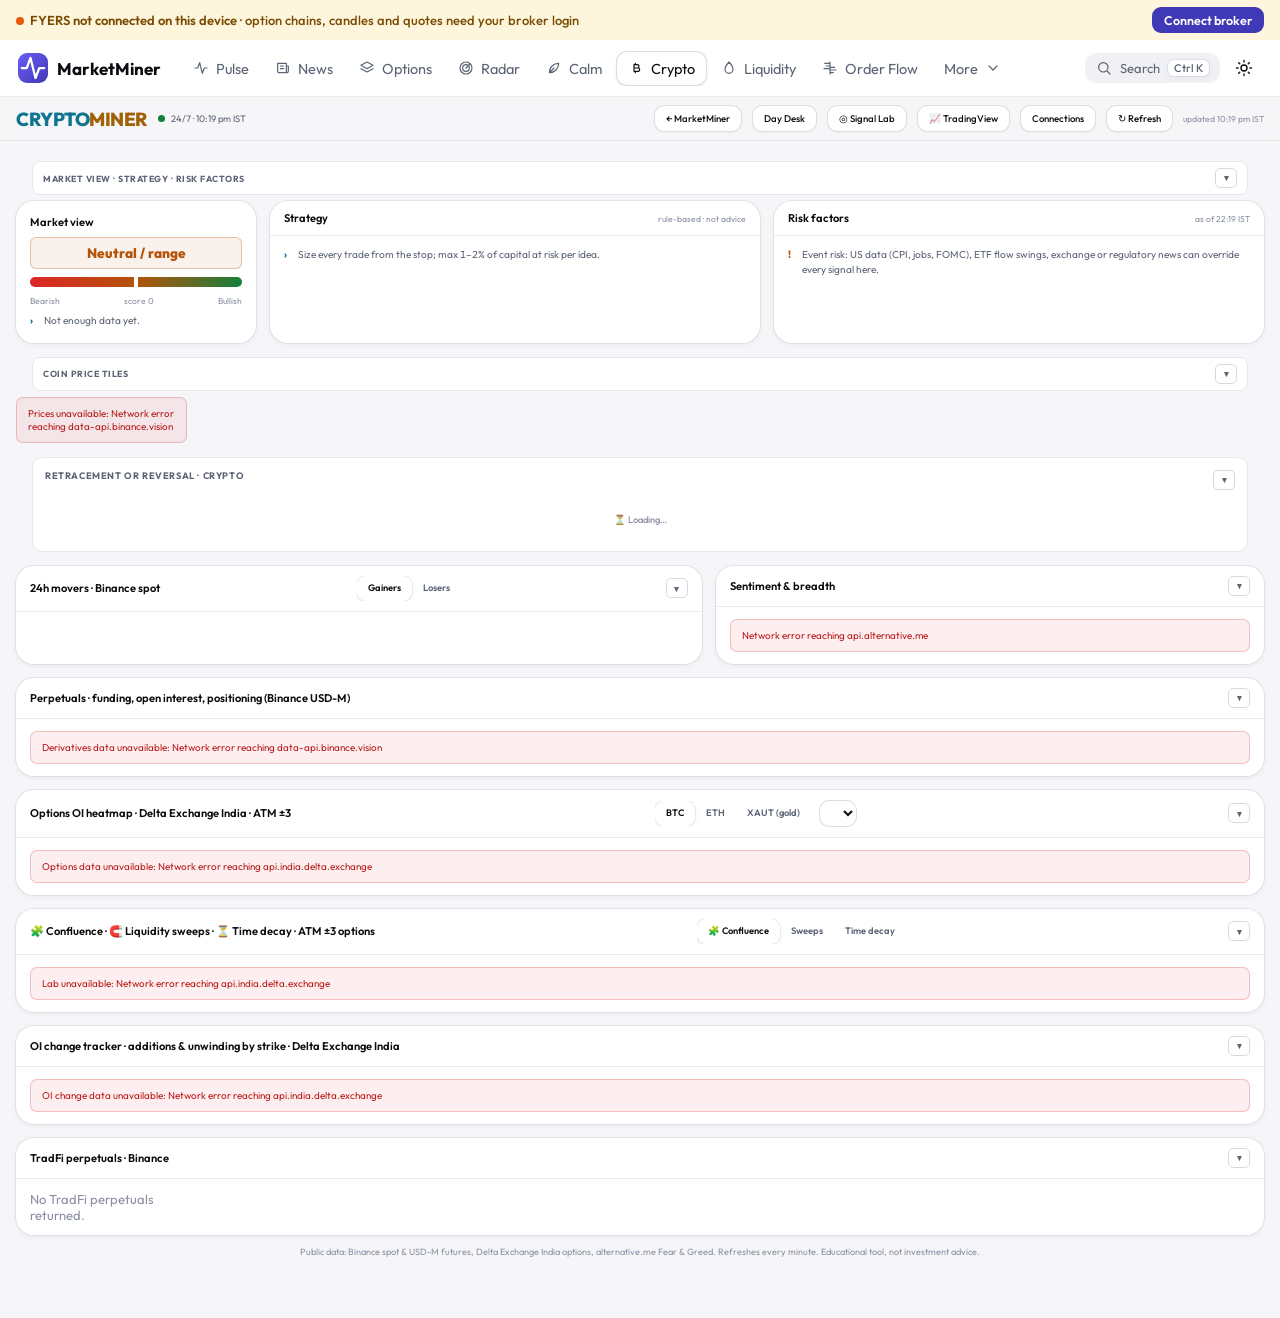
<file: crypto.html>
<!doctype html>
<html lang="en">
<head>
<meta charset="utf-8">
<script src="js/engine.js?v=2026.11.10b"></script>
<script src="js/mmshell.js?v=2026.11.12"></script>
<script src="js/angel.js?v=2026.11.10b"></script>
<script src="js/desk.js?v=2026.11.10b"></script>
<script src="js/lab.js?v=2026.11.10b"></script>
<meta name="viewport" content="width=device-width,initial-scale=1,viewport-fit=cover">
<meta name="theme-color" content="#06080f">
<title>MarketMiner · Crypto</title>
<link rel="manifest" href="manifest.webmanifest">
<link rel="apple-touch-icon" href="icons/apple-touch-icon.png">
<link href="https://fonts.googleapis.com/css2?family=JetBrains+Mono:wght@400;500;600;700;800&family=Inter:wght@400;500;600;700&display=swap" rel="stylesheet">
<style>
:root{color-scheme:dark;--bg0:#06080f;--bg1:#0d1117;--bg2:#131a27;--bg3:#182030;--bdr:#1b2536;--bdr2:#263450;--t1:#e2e8f0;--t2:#8b9ab5;--t3:#5b6b85;--g:#00e676;--gb:rgba(0,230,118,.08);--r:#ff5252;--rb:rgba(255,82,82,.08);--a:#ffab00;--cy:#18ffff;--gd:#FFD700;--pu:#b388ff;--mono:'JetBrains Mono',ui-monospace,monospace}
*{box-sizing:border-box;margin:0;padding:0}
html{font-size:13px}
body{font-family:Inter,system-ui,sans-serif;background:var(--bg0);color:var(--t1);min-height:100vh;overflow-x:hidden}
.header{position:sticky;top:0;z-index:50;background:rgba(6,8,15,.94);backdrop-filter:blur(14px);border-bottom:1px solid var(--bdr);padding:8px 16px;display:flex;justify-content:space-between;align-items:center;gap:10px;flex-wrap:wrap}
.logo{font-family:var(--mono);font-weight:800;font-size:1.45rem;letter-spacing:-.5px}.logo .m{color:var(--cy)}.logo .s{color:var(--gd)}
.hl,.hr{display:flex;align-items:center;gap:10px;flex-wrap:wrap}
.mst{display:flex;align-items:center;gap:6px;font:.72rem var(--mono);color:var(--t2)}
.dot{width:7px;height:7px;border-radius:50%;background:var(--g);animation:bk 1.5s infinite}@keyframes bk{50%{opacity:.3}}
.btn{background:var(--bg2);border:1px solid var(--bdr2);color:var(--t2);padding:6px 11px;border-radius:6px;cursor:pointer;font:600 .74rem var(--mono);text-decoration:none;white-space:nowrap}
.btn:hover{border-color:var(--cy);color:var(--cy)}
.wrap{max-width:1400px;margin:0 auto;padding:14px 16px 60px}
.tiles{display:grid;grid-template-columns:repeat(auto-fill,minmax(150px,1fr));gap:8px;margin-bottom:14px}
.tile{background:var(--bg1);border:1px solid var(--bdr);border-radius:9px;padding:10px 12px;border-left:3px solid var(--bdr2)}
.tile.up{border-left-color:var(--g)}.tile.dn{border-left-color:var(--r)}
.tile .n{font:700 .7rem var(--mono);color:var(--t3);letter-spacing:.4px}
.tile .p{font:800 1.12rem var(--mono);margin:3px 0}
.tile .c{font:700 .76rem var(--mono)}
.tile .h{font:.62rem var(--mono);color:var(--t3);margin-top:3px}
.grid{display:grid;grid-template-columns:1.25fr 1fr;gap:14px;margin-bottom:14px}
.card{background:var(--bg1);border:1px solid var(--bdr);border-radius:10px;overflow:hidden;min-width:0}
.cd-h{display:flex;align-items:center;justify-content:space-between;gap:8px;padding:10px 14px;border-bottom:1px solid var(--bdr);flex-wrap:wrap}
.cd-t{font:700 .78rem var(--mono);text-transform:uppercase;letter-spacing:.4px}
.ts{font:.66rem var(--mono);color:var(--t3)}
.cd-b{padding:12px 14px}
.tabs{display:flex;gap:0;overflow-x:auto}
.tab{padding:6px 11px;font:600 .72rem var(--mono);color:var(--t3);cursor:pointer;border-bottom:2px solid transparent;white-space:nowrap}
.tab.on{color:var(--cy);border-bottom-color:var(--cy)}
table{width:100%;border-collapse:collapse;font-size:.76rem}
th{text-align:left;padding:6px 8px;font:700 .6rem var(--mono);color:var(--t3);text-transform:uppercase;letter-spacing:.4px;border-bottom:1px solid var(--bdr);white-space:nowrap}
td{padding:7px 8px;border-bottom:1px solid rgba(27,37,54,.6);font-family:var(--mono);white-space:nowrap}
.rt{text-align:right}
.pos{color:var(--g)}.neg{color:var(--r)}.amb{color:var(--a)}.gold{color:var(--gd)}.mut{color:var(--t3)}
.tw{overflow-x:auto}
.err{background:var(--rb);border:1px solid rgba(255,82,82,.25);color:#ffb3b3;border-radius:7px;padding:9px 11px;font-size:.76rem}
.lsbar{display:flex;height:8px;border-radius:4px;overflow:hidden;width:110px;background:var(--bg3)}
.lsbar i{display:block;height:100%}
/* fear & greed */
.fng{display:flex;align-items:center;gap:16px;flex-wrap:wrap}
.fng .big{font:800 2.4rem var(--mono)}
.fng .lab{font:700 .8rem var(--mono);text-transform:uppercase}
.gauge{flex:1;min-width:160px;height:10px;border-radius:5px;background:linear-gradient(90deg,#ff5252,#ffab00 45%,#00e676);position:relative}
.gauge b{position:absolute;top:-4px;width:4px;height:18px;background:#fff;border-radius:2px;transform:translateX(-50%)}
.breadth{display:flex;height:12px;border-radius:6px;overflow:hidden;margin-top:12px}
.breadth i{display:block;height:100%}
/* option heatmap */
.ol-t{width:100%;border-collapse:collapse;font:.68rem var(--mono);text-align:center}
.ol-t th{color:var(--t3);font-size:.58rem;padding:4px;border-bottom:1px solid var(--bdr)}.ol-t th.ce{color:var(--g)}.ol-t th.pe{color:var(--r)}
.ol-t td{padding:4px;border-bottom:1px solid rgba(27,37,54,.5);white-space:nowrap}
.ol-t td.k{font-weight:700;background:var(--bg2)}.ol-t tr.atm td{background:rgba(24,255,255,.05)}.ol-t tr.atm td.k{color:var(--cy)}.ol-t tr.ix td{background:rgba(41,98,255,.08);font-weight:700}
.sw{display:inline-block;min-width:46px;font:800 .58rem var(--mono);padding:2px 4px;border-radius:4px;cursor:help}
.sw.ssl{background:var(--gb);color:var(--g)}.sw.bsl{background:var(--rb);color:var(--r)}.sw.up{border:1px solid var(--g);color:var(--g)}.sw.dn{border:1px solid var(--r);color:var(--r)}.sw.na,.sw.no{color:var(--t3)}
.dc{font:800 .58rem var(--mono);padding:2px 6px;border-radius:8px}.dc.fast{background:var(--rb);color:var(--r)}.dc.decaying{background:rgba(255,171,0,.15);color:var(--a)}.dc.done{background:rgba(139,154,181,.15);color:var(--t2)}.dc.beating{background:var(--gb);color:var(--g)}.dc.holding{background:rgba(24,255,255,.1);color:var(--cy)}
.lean{display:flex;flex-wrap:wrap;gap:6px;margin-bottom:8px}.lean>div{background:var(--bg2);border:1px solid var(--bdr);border-radius:6px;padding:5px 9px;font:.64rem var(--mono);text-align:center}.lean .lbl{font-size:.55rem;color:var(--t3);font-weight:700}
.cf-top{display:flex;align-items:center;gap:12px;flex-wrap:wrap;margin-bottom:8px}.cf-bias{font:800 1rem var(--mono);padding:4px 12px;border-radius:6px;border:1px solid currentColor}
.cf-grid{display:grid;grid-template-columns:1fr 1fr;gap:12px}@media(max-width:900px){.cf-grid{grid-template-columns:1fr}}
.cf-h{font:700 .58rem var(--mono);color:var(--t3);margin:8px 0 3px;text-transform:uppercase}
.cf-z{font:.66rem var(--mono);padding:5px 7px;border-bottom:1px solid rgba(27,37,54,.5)}.cf-z.r{border-left:3px solid var(--r)}.cf-z.s{border-left:3px solid var(--g)}.cf-z.px{border-left:3px solid var(--cy);color:var(--cy);font-weight:700}.cf-z .st{color:var(--a)}.cf-z .ds{float:right;color:var(--t3)}
.ol-bar{display:inline-block;width:46px;height:6px;background:var(--bg2);border-radius:3px;position:relative;vertical-align:middle}.ol-bar i{position:absolute;left:0;top:0;bottom:0;border-radius:3px;background:var(--a)}
.oit-t{width:100%;border-collapse:collapse;font:.68rem var(--mono);text-align:center}
.oit-t th{color:var(--t3);font-size:.58rem;padding:4px;border-bottom:1px solid var(--bdr)}
.oit-t td{padding:4px;border-bottom:1px solid rgba(27,37,54,.5);white-space:nowrap}
.oit-t td.k{font-weight:700;background:var(--bg2)}.oit-t tr.atm td{background:rgba(24,255,255,.05)}.oit-t tr.atm td.k{color:var(--cy)}
.oit-bar{display:inline-block;height:8px;border-radius:2px;vertical-align:middle}
.oit-tag{font:700 .56rem var(--mono);padding:1px 5px;border-radius:8px}.oit-tag.bull{background:var(--gb);color:var(--g)}.oit-tag.bear{background:var(--rb);color:var(--r)}
.oit-top{display:grid;grid-template-columns:repeat(auto-fit,minmax(240px,1fr));gap:8px;margin:8px 0}
.oit-top>div{background:var(--bg2);border:1px solid var(--bdr);border-radius:7px;padding:7px 9px;font:.66rem var(--mono);line-height:1.6}
.oit-top .h{font:700 .58rem var(--mono);color:var(--t3);text-transform:uppercase}
.oit-read{font-size:.72rem;line-height:1.5;margin:6px 0}
.oc-mp{display:grid;grid-template-columns:repeat(auto-fit,minmax(95px,1fr));gap:8px;margin-bottom:12px}
.oc-mp .item{background:var(--bg2);border:1px solid var(--bdr);border-radius:7px;padding:8px 10px;text-align:center}
.oc-mp .lbl{font:700 .58rem var(--mono);color:var(--t3);text-transform:uppercase;letter-spacing:.4px}
.oc-mp .val{font:800 .98rem var(--mono);margin-top:2px}
.oc{display:grid;grid-template-columns:1fr auto 1fr;gap:0;font-family:var(--mono);font-size:.72rem}
.oc .hd{padding:6px;font:700 .6rem var(--mono);color:var(--t3);text-transform:uppercase;text-align:center;border-bottom:1px solid var(--bdr)}
.oc .ce,.oc .pe{display:flex;align-items:center;gap:6px;padding:5px 6px;border-bottom:1px solid rgba(27,37,54,.5);min-width:0}
.oc .ce{justify-content:flex-end}
.oc .bar{height:14px;border-radius:3px;min-width:2px}
.oc .bc{flex:1;min-width:40px;display:flex;flex-direction:column;gap:2px}
.oc .bw{position:relative;height:18px;min-width:24px}
.oc .cap{position:absolute;top:0;bottom:0;left:4px;right:4px;display:flex;align-items:center;font:800 .6rem var(--mono);white-space:nowrap;color:#fff;text-shadow:0 0 3px #000,0 0 2px #000,0 1px 2px #000;pointer-events:none;z-index:2}
.oc .cap.add{color:#b9ffd9}.oc .cap.cut{color:#ffd8a8}
.oc .bw .b{position:absolute;top:0;bottom:0;border-radius:2px}.oc .bw .b.ce,.oc .bw .b.pe,.sw2.base{background:#5b6b85}
.oc .bw .b.add,.sw2.add{background:#00e676;box-shadow:0 0 6px rgba(0,230,118,.45)}
.oc .bw .b.cut,.sw2.cut{background:#ff9100;box-shadow:0 0 6px rgba(255,145,0,.45)}
.sw2{display:inline-block;width:14px;height:8px;border-radius:2px;vertical-align:middle}
.oc .ce .bar{background:rgba(0,230,118,.6)}.oc .pe .bar{background:rgba(255,82,82,.6)}
.oc .k{padding:5px 14px;text-align:center;font-weight:800;border-bottom:1px solid rgba(27,37,54,.5);background:var(--bg2)}
.oc .k.atm{background:rgba(255,215,0,.12);color:var(--gd)}
.oc .v{min-width:62px;text-align:right}.oc .pe .v{text-align:left}
.oc .x{font-size:.62rem;color:var(--t3);min-width:62px}
select{background:var(--bg2);border:1px solid var(--bdr2);color:var(--t1);border-radius:6px;padding:5px 8px;font:500 .74rem var(--mono)}
.trad{display:grid;grid-template-columns:repeat(auto-fill,minmax(160px,1fr));gap:8px}
.note{font-size:.7rem;color:var(--t3);line-height:1.5;margin-top:10px}
@media (max-width:980px){.grid{grid-template-columns:1fr}}
@media (max-width:520px){.wrap{padding:12px}.oc .x{display:none}.oc .k{padding:5px 8px}.logo{font-size:1.2rem}}
/* assessment */
.assess{display:grid;grid-template-columns:240px 1fr 1fr;gap:14px;margin-bottom:14px}
.vcard{background:var(--bg1);border:1px solid var(--bdr);border-radius:10px;padding:14px;display:flex;flex-direction:column;gap:8px}
.vbadge{font:800 1.05rem var(--mono);padding:6px 10px;border-radius:6px;text-align:center}
.vbadge.bull{background:var(--gb);color:var(--g);border:1px solid rgba(0,230,118,.3)}.vbadge.bear{background:var(--rb);color:var(--r);border:1px solid rgba(255,82,82,.3)}.vbadge.ntl{background:rgba(255,171,0,.08);color:var(--a);border:1px solid rgba(255,171,0,.3)}
.score{position:relative;height:10px;border-radius:5px;background:linear-gradient(90deg,#ff5252,#ffab00 50%,#00e676)}
.score b{position:absolute;top:-4px;width:4px;height:18px;background:#fff;border-radius:2px;transform:translateX(-50%)}
.list{list-style:none;display:grid;gap:7px}
.list li{font-size:.78rem;line-height:1.45;color:var(--t2);padding-left:14px;position:relative}
.list li::before{content:'›';position:absolute;left:0;color:var(--cy);font-weight:800}
.list.risk li::before{content:'!';color:var(--a)}
.aitext{white-space:pre-wrap;font-size:.78rem;color:var(--t2);line-height:1.5;margin-top:8px}
@media (max-width:1100px){.assess{grid-template-columns:1fr}}
</style>
</head>
<body>
<header class="header">
  <div class="hl">
    <div class="logo"><span class="m">CRYPTO</span><span class="s">MINER</span></div>
    <div class="mst"><span class="dot"></span><span id="clock">24/7</span></div>
  </div>
  <div class="hr">
    <a class="btn" href="index.html">← MarketMiner</a>
    <a class="btn" href="desk.html">Day Desk</a>
    <a class="btn" href="lab.html">◎ Signal Lab</a>
    <a class="btn" href="tv.html">📈 TradingView</a>
    <a class="btn" href="fyers.html">Connections</a>
    
    <button class="btn" id="rb" onclick="loadAll()">↻ Refresh</button>
    <span class="ts" id="ts">—</span>
  </div>
</header>
<main class="wrap">
  <div class="assess">
    <div class="vcard">
      <div class="cd-t">Market view</div>
      <div class="vbadge ntl" id="vBadge">—</div>
      <div class="score"><b id="vDot" style="left:50%"></b></div>
      <div class="ts" style="display:flex;justify-content:space-between"><span>Bearish</span><span id="vScore">score —</span><span>Bullish</span></div>
      <ul class="list" id="vWhy"></ul>
    </div>
    <section class="card"><div class="cd-h"><span class="cd-t">Strategy</span><span class="ts">rule-based · not advice</span></div><div class="cd-b"><ul class="list" id="vStrat"><li>Loading…</li></ul><div class="aitext" id="aiOut"></div></div></section>
    <section class="card"><div class="cd-h"><span class="cd-t">Risk factors</span><span class="ts" id="vAsOf"></span></div><div class="cd-b"><ul class="list risk" id="vRisk"><li>Loading…</li></ul></div></section>
  </div>

  <div class="tiles" id="majors"><div class="tile"><div class="n">Loading…</div></div></div>

  <div id="mmRetrace" data-market="crypto" style="margin:0 0 14px"></div><script src="js/retrace.js?v=2026.11.09"></script>
  <div id="mmStraddle" data-market="crypto" style="margin:0 0 14px"></div><script src="js/straddle.js?v=2026.11.09b"></script>

  <div class="grid">
    <section class="card">
      <div class="cd-h"><span class="cd-t">24h movers · Binance spot</span>
        <div class="tabs" id="mvT"><div class="tab on" data-t="gainers">Gainers</div><div class="tab" data-t="losers">Losers</div></div></div>
      <div class="cd-b tw" id="movers"></div>
    </section>
    <section class="card">
      <div class="cd-h"><span class="cd-t">Sentiment &amp; breadth</span></div>
      <div class="cd-b" id="sent"></div>
    </section>
  </div>

  <section class="card" style="margin-bottom:14px">
    <div class="cd-h"><span class="cd-t">Perpetuals · funding, open interest, positioning (Binance USD-M)</span></div>
    <div class="cd-b tw" id="perps"></div>
  </section>

  <section class="card" style="margin-bottom:14px">
    <div class="cd-h"><span class="cd-t">Options OI heatmap · Delta Exchange India · ATM ±3</span>
      <div style="display:flex;gap:8px;align-items:center">
        <div class="tabs" id="ocT"><div class="tab on" data-t="BTC">BTC</div><div class="tab" data-t="ETH">ETH</div><div class="tab" data-t="XAUT">XAUT (gold)</div></div>
        <select id="ocE"></select>
      </div></div>
    <div class="cd-b" id="oc"></div>
  </section>

  <section class="card" style="margin-bottom:14px">
    <div class="cd-h"><span class="cd-t">🧩 Confluence · 🧲 Liquidity sweeps · ⏳ Time decay · ATM ±3 options</span>
      <div style="display:flex;gap:8px;align-items:center"><span class="note" id="labH" style="margin:0"></span>
      <div class="tabs" id="labV"><div class="tab on" data-t="cf">🧩 Confluence</div><div class="tab" data-t="sw">Sweeps</div><div class="tab" data-t="dc">Time decay</div></div></div></div>
    <div class="cd-b" id="lab"><div class="mut" style="font-size:.75rem">Loading… (about 30 Delta + Binance candle calls, cached for 4 minutes)</div></div>
  </section>

  <section class="card" style="margin-bottom:14px">
    <div class="cd-h"><span class="cd-t">OI change tracker · additions &amp; unwinding by strike · Delta Exchange India</span><span class="note" id="oitH" style="margin:0"></span></div>
    <div class="cd-b" id="oit"></div>
  </section>

  <section class="card">
    <div class="cd-h"><span class="cd-t">TradFi perpetuals · Binance</span></div>
    <div class="cd-b"><div class="trad" id="tradfi"></div></div>
  </section>
  <p class="note" style="text-align:center">Public data: Binance spot &amp; USD-M futures, Delta Exchange India options, alternative.me Fear &amp; Greed. Refreshes every minute. Educational tool, not investment advice.</p>
</main>
<script>
'use strict';
const $=id=>document.getElementById(id);
const esc=v=>String(v??'').replace(/[&<>"']/g,c=>({'&':'&amp;','<':'&lt;','>':'&gt;','"':'&quot;',"'":'&#39;'}[c]));
const px=n=>{if(n==null||isNaN(n))return '—';const a=Math.abs(n),d=a>=1000?2:a>=1?3:a>=0.01?5:8;return Number(n).toLocaleString('en-US',{minimumFractionDigits:Math.min(d,2),maximumFractionDigits:d});};
const big=n=>n==null||isNaN(n)?'—':n>=1e9?'$'+(n/1e9).toFixed(2)+'B':n>=1e6?'$'+(n/1e6).toFixed(1)+'M':n>=1e3?'$'+(n/1e3).toFixed(0)+'K':'$'+n.toFixed(0);
const pc=n=>n==null||isNaN(n)?'—':(n>0?'+':'')+Number(n).toFixed(2)+'%';
const cls=n=>n>0?'pos':n<0?'neg':'';
async function api(p){const r=await fetch(p);let j=null;try{j=await r.json();}catch(e){}if(!r.ok)throw new Error((j&&j.detail)||('HTTP '+r.status));return j;}
const err=m=>`<div class="err">${esc(m)}</div>`;
let OV=null,mv='gainers',ocCoin='BTC',ocExp=null,ASSESS=null;

async function loadAssessment(){try{const a=await api('/api/crypto/assessment');ASSESS=a;
  $('vBadge').textContent=a.view;$('vBadge').className='vbadge '+a.tone;$('vDot').style.left=((a.score+100)/2)+'%';$('vScore').textContent='score '+(a.score>0?'+':'')+a.score;
  $('vWhy').innerHTML=a.why.map(x=>`<li>${esc(x)}</li>`).join('')||'<li>Not enough data yet.</li>';
  $('vStrat').innerHTML=a.strategy.map(x=>`<li>${esc(x)}</li>`).join('');
  $('vRisk').innerHTML=a.risks.map(x=>`<li>${esc(x)}</li>`).join('');
  $('vAsOf').textContent='as of '+a.as_of.slice(11,16)+' IST';}
  catch(e){$('vStrat').innerHTML=`<li>${esc(e.message)}</li>`;}}

async function runAI(){if(!ASSESS){await loadAssessment();}const b=$('aiBtn');b.disabled=true;b.textContent='🤖 Thinking…';
  const prompt='You are a crypto market analyst. Using ONLY this JSON of live market data and rule-based signals, write a short market view (bias + 2 reasons), a strategy section (3 bullets with levels) and a risk section (3 bullets). Plain text, no hype, mention it is not investment advice. Respond as JSON {"view":"...","strategy":["..."],"risks":["..."]}. DATA: '+JSON.stringify({assessment:ASSESS,coins:OV&&OV.coins.slice(0,6)});
  try{const r=await fetch('/api/ai/analysis',{method:'POST',headers:{'Content-Type':'application/json'},body:JSON.stringify({prompt:prompt.slice(0,11900)})});const j=await r.json();
    if(!r.ok)throw new Error(j.detail||'AI not available');let t=j.text;try{const o=JSON.parse(t);t='AI view: '+o.view+'\n\nStrategy:\n• '+(o.strategy||[]).join('\n• ')+'\n\nRisks:\n• '+(o.risks||[]).join('\n• ');}catch(e){}
    $('aiOut').textContent=t+'\n('+j.provider+' · '+j.model+')';}
  catch(e){$('aiOut').textContent='AI view unavailable: '+e.message+' (set AI_PROVIDER / AI_API_KEY / AI_MODEL in .env).';}
  finally{b.disabled=false;b.textContent='🤖 AI view';}}

async function loadOverview(){try{OV=await api('/api/crypto/overview');
  $('majors').innerHTML=OV.coins.map(c=>`<div class="tile ${c.chg>=0?'up':'dn'}"><div class="n">${esc(c.coin)}</div><div class="p">$${px(c.price)}</div><div class="c ${cls(c.chg)}">${pc(c.chg)}</div><div class="h">H ${px(c.high)} · L ${px(c.low)} · ${big(c.vol_usd)}</div></div>`).join('');
  renderMovers();renderSent();}catch(e){$('majors').innerHTML=err('Prices unavailable: '+e.message);}}
function renderMovers(){if(!OV)return;const rows=OV[mv]||[];
  $('movers').innerHTML=`<table><thead><tr><th>Coin</th><th class="rt">Price</th><th class="rt">24h</th><th class="rt">Volume</th></tr></thead><tbody>${rows.map(r=>`<tr><td><b>${esc(r.coin)}</b></td><td class="rt">${px(r.price)}</td><td class="rt ${cls(r.chg)}">${pc(r.chg)}</td><td class="rt mut">${big(r.vol_usd)}</td></tr>`).join('')}</tbody></table>`;}
document.querySelectorAll('#mvT .tab').forEach(t=>t.onclick=()=>{mv=t.dataset.t;document.querySelectorAll('#mvT .tab').forEach(x=>x.classList.toggle('on',x===t));renderMovers();});

let FNG=null;
async function loadFng(){try{FNG=await api('/api/crypto/fng');}catch(e){FNG={error:e.message};}renderSent();}
function renderSent(){let h='';
  if(FNG&&!FNG.error){const c=FNG.now>=55?'pos':FNG.now<=45?'neg':'amb';h+=`<div class="fng"><div><div class="big ${c}">${FNG.now}</div><div class="lab ${c}">${esc(FNG.label)}</div></div><div class="gauge"><b style="left:${FNG.now}%"></b></div></div><div class="note">Fear &amp; Greed · yesterday ${FNG.yesterday??'—'} · a week ago ${FNG.week_ago??'—'} (alternative.me)</div>`;}
  else if(FNG&&FNG.error)h+=err(FNG.error);
  if(OV){const b=OV.breadth,t=(b.advances+b.declines+b.unchanged)||1;
    h+=`<div class="breadth"><i style="width:${b.advances/t*100}%;background:var(--g)"></i><i style="width:${b.unchanged/t*100}%;background:var(--t3)"></i><i style="width:${b.declines/t*100}%;background:var(--r)"></i></div>
    <div class="note"><span class="pos">▲ ${b.advances} up</span> · <span class="neg">▼ ${b.declines} down</span> · ${b.unchanged} flat — ${esc(b.rule)} · total ${big(OV.volume_usd)} traded</div>`;}
  $('sent').innerHTML=h||'Loading…';}

async function loadPerps(){try{const d=await api('/api/crypto/derivs');
  $('perps').innerHTML=`<table><thead><tr><th>Perp</th><th class="rt">Mark</th><th class="rt">24h</th><th class="rt">Funding /8h</th><th class="rt">Open interest</th><th class="rt">OI 24h</th><th>Long / short accounts</th><th>Read</th></tr></thead><tbody>${d.items.map(p=>{const lp=p.long_pct??50;
    return `<tr><td><b>${esc(p.coin)}</b></td><td class="rt">${px(p.mark)}</td><td class="rt ${cls(p.chg24)}">${pc(p.chg24)}</td><td class="rt ${p.funding_pct>0.03?'amb':cls(p.funding_pct)}">${p.funding_pct==null?'—':p.funding_pct.toFixed(4)+'%'}</td><td class="rt">${big(p.oi_usd)}</td><td class="rt ${cls(p.oi_chg24_pct)}">${pc(p.oi_chg24_pct)}</td>
    <td><div style="display:flex;align-items:center;gap:8px"><div class="lsbar"><i style="width:${lp}%;background:var(--g)"></i><i style="width:${100-lp}%;background:var(--r)"></i></div><span class="mut">${p.long_short?p.long_short.toFixed(2):'—'}</span></div></td><td class="mut" style="white-space:normal;min-width:220px">${esc(p.read||'')}</td></tr>`;}).join('')}</tbody></table>`;}
  catch(e){$('perps').innerHTML=err('Derivatives data unavailable: '+e.message);}}

async function loadOC(){try{const d=await api(`/api/crypto/options?coin=${ocCoin}${ocExp?'&expiry='+ocExp:''}`);ocExp=d.expiry;
  $('ocE').innerHTML=d.expiries.map(e=>`<option value="${e.date}" ${e.date===d.expiry?'selected':''}>${e.date} · ${big(e.oi_usd)} OI</option>`).join('');
  // 6h OI change converted from USD to coins, so it sits on the same scale as the OI bar
  const dC=o=>{o=o||{};const v=o.oi_chg6h_usd||0,per=o.oi&&o.oi_usd?o.oi_usd/o.oi:d.spot;return per?v/per:0;};
  const mx=Math.max(1e-9,...d.strikes.flatMap(s=>[(s.ce||{}).oi||0,(s.pe||{}).oi||0,((s.ce||{}).oi||0)-dC(s.ce),((s.pe||{}).oi||0)-dC(s.pe)]));
  const bar=(o,k)=>{const oi=o.oi||0,ch=dC(o),cur=oi/mx*100,a=k==='ce'?'right':'left';
    let h=`<div class="bw" title="OI ${oi.toFixed(2)} ${esc(d.coin)} · 6h change ${ch>0?'+':''}${ch.toFixed(2)} ${esc(d.coin)} (${sUsd(o.oi_chg6h_usd||0)}) · 6h ago ${(oi-ch).toFixed(2)}"><i class="b ${k}" style="${a}:0;width:${cur.toFixed(1)}%"></i>`;
    if(ch>0){const w=Math.min(cur,ch/mx*100);h+=`<i class="b add" style="${a}:${(cur-w).toFixed(1)}%;width:${w.toFixed(1)}%"></i>`;}
    else if(ch<0)h+=`<i class="b cut" style="${a}:${cur.toFixed(1)}%;width:${(-ch/mx*100).toFixed(1)}%"></i>`;
    const pc=oi-ch>0?ch/(oi-ch)*100:null,al=k==='ce'?'flex-end':'flex-start';
    const cap=Math.abs(ch)>1e-9?`<div class="cap ${ch>0?'add':'cut'}" style="justify-content:${al}">${ch>0?'▲ +':'▼ −'}${Math.abs(ch).toFixed(2)} ${esc(d.coin)} · ${sUsd(o.oi_chg6h_usd||0)}${pc!=null&&isFinite(pc)?` (${ch>0?'+':'−'}${Math.abs(pc).toFixed(0)}%)`:''}</div>`:`<div class="cap" style="justify-content:${al};color:var(--t2)">no change</div>`;
    return `<div class="bc">${h}${cap}</div></div>`;};
  const side=(o,k)=>{o=o||{};return k==='ce'
    ?`<div class="ce"><span class="x">${o.mark!=null?'$'+px(o.mark):''}</span>${bar(o,'ce')}<span class="v">${(o.oi||0).toFixed(2)}</span></div>`
    :`<div class="pe"><span class="v">${(o.oi||0).toFixed(2)}</span>${bar(o,'pe')}<span class="x">${o.mark!=null?'$'+px(o.mark):''}</span></div>`;};
  $('oc').innerHTML=`<div class="oc-mp"><div class="item"><div class="lbl">Spot</div><div class="val">$${px(d.spot)}</div></div><div class="item"><div class="lbl">Max pain</div><div class="val" style="color:var(--cy)">${px(d.max_pain)}</div></div>
    <div class="item"><div class="lbl">PCR (OI)</div><div class="val ${d.pcr>1.2?'neg':d.pcr<0.7?'pos':'amb'}">${d.pcr?d.pcr.toFixed(2):'—'}</div></div><div class="item"><div class="lbl">ATM IV</div><div class="val">${d.atm_iv?d.atm_iv.toFixed(0)+'%':'—'}</div></div>
    <div class="item"><div class="lbl">Expected move</div><div class="val">${d.expected_move?'±'+px(d.expected_move):'—'}</div></div><div class="item"><div class="lbl">Expiry OI</div><div class="val">${big(d.expiry_oi_usd)}</div></div></div>
    <div class="oc"><div class="hd" style="color:var(--g)">Calls · OI (${esc(d.coin)})</div><div class="hd">Strike</div><div class="hd" style="color:var(--r)">Puts · OI (${esc(d.coin)})</div>
    ${d.strikes.map(s=>side(s.ce,'ce')+`<div class="k ${s.strike===d.atm?'atm':''}">${px(s.strike)}${s.strike===d.max_pain?' ★':''}</div>`+side(s.pe,'pe')).join('')}</div>
    <div class="note"><span class="sw2 base"></span> OI held from 6h ago · <span class="sw2 add"></span> <span style="color:#00e676">▲ OI added</span> in the last 6h · <span class="sw2 cut"></span> <span style="color:#ff9100">▼ OI cut</span> (contracts closed in 6h) · number inside each bar = 6h change in coins and USD (% vs 6h ago). ATM ±3 strikes for ${esc(d.expiry)} (${d.days<1?Math.round(d.days*24)+' h':d.days.toFixed(1)+' days'} left). Bars = open interest in ${esc(d.coin)}; small figure = mark premium. PCR and max pain use the whole expiry. ★ = max pain. Source: ${esc(d.source)}.</div>`;}
  catch(e){$('oc').innerHTML=err('Options data unavailable: '+e.message);}
  loadOIT();loadLab();}


// ===== Confluence · liquidity sweeps · time decay (backend /api/crypto/lab) =====
let labView='cf',LAB=null;const TFS=['M','W','D','1H','15m'],TFN={M:'Monthly',W:'Weekly',D:'Daily','1H':'Hourly','15m':'15 min'};
const tUtc=t=>t?new Date(t*1000).toISOString().slice(5,16).replace('T',' ')+' UTC':'';
const n0=v=>v==null||isNaN(v)?'—':Number(v).toLocaleString('en-US',{maximumFractionDigits:v>=100?0:2});
function swCell(x,tf){
  if(!x)return '<span class="sw na">—</span>';
  if(x.state==='new')return `<span class="sw na" title="${esc(x.text||'')}">n/a</span>`;
  const lv=`BSL ${n0(x.bsl)} · SSL ${n0(x.ssl)}`;
  if(tf==='1H'||tf==='15m'){const L=x.latest;
    if(!L)return `<span class="sw no" title="No sweep in the ${x.session} UTC day. Open liquidity: ${lv}">·</span>`;
    return `<span class="sw ${L.side}" title="${L.side==='bsl'?'Buy-side':'Sell-side'} liquidity at ${n0(L.level)} swept ${tUtc(L.at)} (wick ${n0(L.extreme)}). Today: ${x.count_bsl} BSL / ${x.count_ssl} SSL. Open: ${lv}">${L.side==='bsl'?'▼ BSL':'▲ SSL'}${(x.count_bsl+x.count_ssl)>1?' ×'+(x.count_bsl+x.count_ssl):''}</span>`;}
  const P={M:'month',W:'week',D:'day'}[tf],tip=`Previous ${P}: high ${n0(x.bsl)} · low ${n0(x.ssl)}. This ${P}: ${n0(x.lo)} – ${n0(x.hi)}, last ${n0(x.close)}.`;
  return x.state==='bsl_swept'?`<span class="sw bsl" title="${tip}">▼ BSL</span>`:x.state==='ssl_swept'?`<span class="sw ssl" title="${tip}">▲ SSL</span>`
    :x.state==='bsl_taken'?`<span class="sw up" title="${tip}">⇑ broke</span>`:x.state==='ssl_taken'?`<span class="sw dn" title="${tip}">⇓ broke</span>`:`<span class="sw no" title="${tip}">inside</span>`;
}
async function loadLab(){try{LAB=await api(`/api/crypto/lab?coin=${ocCoin}${ocExp?'&expiry='+ocExp:''}`);
  $('labH').textContent=`${LAB.coin} · exp ${LAB.expiry} · ${LAB.dte<1?Math.round(LAB.dte*24)+'h':LAB.dte.toFixed(1)+'d'} left`;renderLab();}
  catch(e){$('lab').innerHTML=err('Lab unavailable: '+e.message);}}
function renderLab(){if(!LAB)return;const d=LAB,by={};d.rows.forEach(r=>{(by[r.strike]=by[r.strike]||{})[r.side]=r;});
  const ks=Object.keys(by).map(Number).sort((a,b)=>a-b);$('lab').innerHTML=labView==='cf'?labConf(d):labView==='sw'?labSweeps(d,by,ks):labDecay(d,by,ks);}
function zTxt(z){return `<b>${z.lo===z.hi?n0(z.mid):n0(z.lo)+'–'+n0(z.hi)}</b> <span class="mut">${z.labels.map(esc).join(' · ')}</span>`;}
function labConf(d){const c=d.confluence,sp=d.spot,pc=x=>(x/sp*100).toFixed(2)+'%',st=z=>'★'.repeat(z.stars);
  const cl=c.bias==='BULLISH'?'pos':c.bias==='BEARISH'?'neg':'amb';
  return `<div class="cf-top"><div class="cf-bias ${cl}">${c.bias==='RANGE'?'RANGE / NO EDGE':c.bias}</div><div class="note" style="margin:0">Confidence <b>${c.confidence}%</b> · ${c.agree} of ${c.signals.length} signals agree · ${d.coin} $${n0(sp)} · 24/7, day = 00:00 UTC (05:30 IST)</div></div>
  <div class="cf-grid"><div><div class="cf-h">What each signal says</div><table class="ol-t">${c.signals.map(x=>`<tr><td style="text-align:left">${x.name}</td><td class="${x.v>0.15?'pos':x.v<-0.15?'neg':'amb'}">${x.v>0.15?'▲':x.v<-0.15?'▼':'●'}</td><td style="text-align:left;white-space:normal">${esc(x.txt)}</td></tr>`).join('')}</table></div>
  <div><div class="cf-h">Key zones (levels within ${n0(c.tol)} merged)</div>
    ${c.res.slice().reverse().map(z=>`<div class="cf-z r"><span class="st">${st(z)}</span> R ${zTxt(z)} <span class="ds">+${n0(z.mid-sp)} (${pc(z.mid-sp)})</span></div>`).join('')}
    <div class="cf-z px">● ${d.coin} $${n0(sp)}${c.at.length?' — on '+c.at.map(zTxt).join('; '):''}</div>
    ${c.sup.map(z=>`<div class="cf-z s"><span class="st">${st(z)}</span> S ${zTxt(z)} <span class="ds">−${n0(sp-z.mid)} (${pc(sp-z.mid)})</span></div>`).join('')}</div></div>
  <div class="cf-h">Sweeps that lined up with OI / CPR</div><div class="oit-read">${c.events.length?c.events.map(e=>`• <span class="${e.dir>0?'pos':'neg'}">${e.dir>0?'▲ Sell-side':'▼ Buy-side'} liquidity swept</span> on <b>${e.tf}</b> at ${n0(e.px)}${e.at?' ('+tUtc(e.at)+')':''}, inside the ${zTxt(e.zone)} zone → ${e.dir>0?'bullish':'bearish'} reversal confluence`).join('<br>'):'None yet: the latest sweeps did not happen at an OI or CPR level, so treat them as noise.'}</div>
  <div class="cf-h">Time decay</div><div class="oit-read">${c.decay}</div>
  <div class="cf-h">How to play it</div><div class="oit-read">${c.plan.map(p=>'• '+p).join('<br>')||'• No clear setup: stand aside until price reaches a zone.'}</div>
  ${d.cpr?`<div class="note">CPR from ${new Date(d.cpr.from.t*1000).toISOString().slice(0,10)} (UTC): TC ${n0(d.cpr.tc)} · P ${n0(d.cpr.pivot)} · BC ${n0(d.cpr.bc)} · width ${d.cpr.pct.toFixed(3)}%${d.cpr.rank!=null?' (narrower than '+(100-d.cpr.rank).toFixed(0)+'% of the last 20 days)':''}${d.cpr.open_side?' · opened '+d.cpr.open_side+' CPR':''}${d.cpr.setup?' · '+d.cpr.setup.title:''}. OI levels use Delta's 6h OI change (fresh writing near spot first). Underlying candles: Binance ${esc(d.pair)}.</div>`:''}
  <div class="note">Every OI level (support, resistance, walls, max pain), CPR level (TC, pivot, BC, R1/S1, R2/S2) and liquidity level (previous month/week/day high-low, open 1H/15m swing liquidity) is merged into zones; ★★★ = three source families agree. A sweep counts as confluence only inside a zone backed by OI or CPR. Rule-based read for paper trading, not investment advice.</div>`;}
function labSweeps(d,by,ks){
  const lean=TFS.map(tf=>{let b=0,s=0;const add=(x,dir)=>{if(!x)return;const st=tf==='1H'||tf==='15m'?(x.latest?x.latest.side+'_swept':''):x.state;if(st==='ssl_swept')dir>0?b++:s++;if(st==='bsl_swept')dir>0?s++:b++;};
    add(d.index_sweeps[tf],1);d.rows.forEach(r=>add(r.sweeps[tf],r.side==='CE'?1:-1));const v=b>s?['Bullish','pos']:s>b?['Bearish','neg']:['Mixed','amb'];
    return `<div><div class="lbl">${TFN[tf].toUpperCase()}</div><b class="${v[1]}">${v[0]}</b> <span class="mut">${b}↑ ${s}↓</span></div>`;}).join('');
  const rv=TFS.slice().reverse();
  return `<div class="lean">${lean}</div><div style="overflow-x:auto"><table class="ol-t"><thead><tr><th colspan="5" class="ce">Calls · liquidity sweeps</th><th></th><th colspan="5" class="pe">Puts · liquidity sweeps</th></tr><tr>${TFS.map(t=>`<th>${t}</th>`).join('')}<th>Strike</th>${rv.map(t=>`<th>${t}</th>`).join('')}</tr></thead><tbody>
  <tr class="ix">${TFS.map(t=>`<td>${swCell(d.index_sweeps[t],t)}</td>`).join('')}<td class="k">${d.coin} $${n0(d.spot)}</td>${rv.map(t=>`<td>${swCell(d.index_sweeps[t],t)}</td>`).join('')}</tr>
  ${ks.map(k=>{const c=by[k].CE,p=by[k].PE,a=k===d.atm;return `<tr class="${a?'atm':''}">${TFS.map(t=>`<td>${c?swCell(c.sweeps[t],t):''}</td>`).join('')}<td class="k">${n0(k)}${a?' ATM':''}</td>${rv.map(t=>`<td>${p?swCell(p.sweeps[t],t):''}</td>`).join('')}</tr>`;}).join('')}</tbody></table></div>
  <div class="note"><b>▲ SSL</b> sell-side liquidity swept (wick below a low, close back above: bullish for that contract) · <b>▼ BSL</b> buy-side liquidity swept (bearish for that contract) · <b>⇑/⇓ broke</b> closed beyond the level. M/W/D use the previous UTC month/week/day high-low; 1H/15m use untouched swing highs/lows (SmartEntry's rule) and show sweeps in the current UTC day. A call's SSL sweep or a put's BSL sweep leans bullish for ${d.coin}. Option candles are Delta's mark price; short-dated options show n/a on longer timeframes. Hover a cell for levels and times.</div>`;}
function labDecay(d,by,ks){const rows=[];ks.forEach(k=>['CE','PE'].forEach(s=>{if(by[k][s])rows.push(by[k][s]);}));
  const st={fast:'Decaying fast',decaying:'Decaying',done:'Decay done',beating:'Beating decay',holding:'Holding'},cnt={};rows.forEach(r=>cnt[r.decay.status]=(cnt[r.decay.status]||0)+1);
  return `<div class="lean">${Object.keys(st).filter(k=>cnt[k]).map(k=>`<div><div class="lbl">${st[k].toUpperCase()}</div><span class="dc ${k}">${cnt[k]} of ${rows.length}</span></div>`).join('')}<div><div class="lbl">TIME TO EXPIRY</div><b>${d.dte<1?Math.round(d.dte*24)+' h':d.dte.toFixed(1)+' d'}</b></div></div>
  <div style="overflow-x:auto"><table class="ol-t"><thead><tr><th>Option</th><th>Mark $</th><th>Intrinsic</th><th>Time value</th><th>θ / day</th><th>TV lasts</th><th>TV lost today</th><th>Day O · H · L</th><th>15m trend</th><th>Status</th></tr></thead><tbody>
  ${rows.map(r=>{const z=r.decay,a=r.strike===d.atm;return `<tr class="${a?'atm':''}"><td class="k" style="color:${r.side==='CE'?'var(--g)':'var(--r)'}">${n0(r.strike)} ${r.side==='CE'?'C':'P'}${a?' ATM':''}</td>
    <td>${px(r.ltp)} <span class="${cls(r.chg_pct)}" style="font-size:.55rem">${r.chg_pct?(r.chg_pct>0?'+':'')+r.chg_pct.toFixed(0)+'%':''}</span></td><td>${n0(z.intrinsic)}</td>
    <td>${n0(z.tv)} <span class="ol-bar"><i style="width:${Math.min(100,z.tv_pct||0).toFixed(0)}%"></i></span> <span class="mut">${(z.tv_pct||0).toFixed(0)}%</span></td>
    <td class="neg">−${n0(z.theta)} <span class="mut">(${(z.theta_pct||0).toFixed(1)}%)</span></td><td>${z.tv_days!=null?(z.tv_days<1?'<1 day':z.tv_days.toFixed(1)+' d'):'—'}</td>
    <td>${z.tv_lost!=null?`<span class="${z.tv_lost>0?'neg':'pos'}">${z.tv_lost>0?'−':'+'}${n0(Math.abs(z.tv_lost))}</span>${z.tv_lost_pct!=null?` <span class="mut">(${Math.abs(z.tv_lost_pct).toFixed(0)}%)</span>`:''}`:'—'}</td>
    <td>${z.day_open!=null?n0(z.day_open)+' · '+n0(z.day_hi)+' · '+n0(z.day_lo):'—'}</td>
    <td class="${z.trend==='falling'?'neg':z.trend==='rising'?'pos':''}">${z.trend==='falling'?'↘ falling':z.trend==='rising'?'↗ rising':z.trend==='sideways'?'→ sideways':'—'}</td>
    <td><span class="dc ${z.status}" title="${esc(z.status_text)}">${st[z.status]}</span></td></tr>`;}).join('')}</tbody></table></div>
  <div class="note">Time value = mark − intrinsic (from ${d.coin} spot). θ/day = Delta's theta (premium lost per day if nothing else changes). TV lost today = time value at 00:00 UTC minus now, so ${d.coin}'s own move is taken out. Decay done = premium near zero, or ITM trading at intrinsic. Option buyers want "beating decay"; sellers want "decaying".</div>`;}
document.querySelectorAll('#labV .tab').forEach(t=>t.onclick=()=>{labView=t.dataset.t;document.querySelectorAll('#labV .tab').forEach(x=>x.classList.toggle('on',x===t));renderLab();});

// OI change tracker: Delta's 6h OI change (USD) per option, typed by the option's 24h mark move
function oiBuild(side,dOI,dPx){if(!dOI)return null;const up=dPx>0;
  if(dOI>0&&up)return {t:'Long build-up',dir:side==='ce'?1:-1};
  if(dOI>0)return {t:side==='ce'?'Call writing':'Put writing',dir:side==='ce'?-1:1};
  if(up)return {t:'Short covering',dir:side==='ce'?1:-1};
  return {t:'Long unwinding',dir:side==='ce'?-1:1};}
const sUsd=v=>v?(v>0?'+':'−')+big(Math.abs(v)):'0';
async function loadOIT(){try{const d=await api(`/api/crypto/options?coin=${ocCoin}${ocExp?'&expiry='+ocExp:''}&width=10`);
  $('oitH').textContent=`${d.coin} · ${d.expiry} · ATM ±10 · 6h OI change`;
  const all=[];let bull=0,bear=0,ceA=0,ceC=0,peA=0,peC=0;
  d.strikes.forEach(s=>['ce','pe'].forEach(sd=>{const o=s[sd];if(!o)return;const v=o.oi_chg6h_usd||0;
    if(sd==='ce'){v>0?ceA+=v:ceC+=v;}else{v>0?peA+=v:peC+=v;}
    const b=oiBuild(sd,v,o.mark_chg24h);if(!b)return;all.push({k:s.strike,sd,v,b,pc:o.mark_chg24h});if(b.dir>0)bull+=Math.abs(v);else bear+=Math.abs(v);}));
  const score=Math.round((bull-bear)/((bull+bear)||1)*100),view=score>25?['Bullish','pos']:score<-25?['Bearish','neg']:['Neutral / range','amb'];
  const ceN=ceA+ceC,peN=peA+peC;
  const adds=all.filter(a=>a.v>0).sort((a,b)=>b.v-a.v).slice(0,4),cuts=all.filter(a=>a.v<0).sort((a,b)=>a.v-b.v).slice(0,4);
  const ln=a=>`<div>${px(a.k)} ${a.sd.toUpperCase()} <b class="${cls(a.v)}">${sUsd(a.v)}</b> · <span class="oit-tag ${a.b.dir>0?'bull':'bear'}">${a.b.t}</span></div>`;
  const reads=[];
  if(!all.length)reads.push('No OI changed at these strikes in the last 6 hours: the book is quiet.');
  else if(ceN<0&&peN>0)reads.push('Calls are being cut while puts are added: bullish lean.');
  else if(ceN>0&&peN<0)reads.push('Calls are being added while puts are cut: bearish lean.');
  else if(ceN>0&&peN>0)reads.push(peN>ceN?`Puts added faster than calls (${sUsd(peN)} vs ${sUsd(ceN)}).`:`Calls added faster than puts (${sUsd(ceN)} vs ${sUsd(peN)}).`);
  else if(ceN<0&&peN<0)reads.push('Both sides are shedding OI: positions closing.');
  const mx=Math.max(1,...d.strikes.flatMap(s=>[Math.abs((s.ce||{}).oi_chg6h_usd||0),Math.abs((s.pe||{}).oi_chg6h_usd||0)]));
  const bar=v=>`<span class="oit-bar" style="width:${Math.round(Math.abs(v||0)/mx*60)}px;background:${v>0?'var(--g)':'var(--r)'}"></span>`;
  const tag=(sd,o)=>{const b=o&&oiBuild(sd,o.oi_chg6h_usd||0,o.mark_chg24h);return b?`<span class="oit-tag ${b.dir>0?'bull':'bear'}">${b.t}</span>`:'';};
  const cell=(sd,o)=>{o=o||{};const v=o.oi_chg6h_usd||0;return [`<td>${tag(sd,o)}</td>`,`<td class="${cls(v)}">${sUsd(v)}</td>`,`<td style="text-align:${sd==='ce'?'right':'left'}">${bar(v)}</td>`,`<td>${(o.oi||0).toFixed(2)}</td>`];};
  $('oit').innerHTML=`<div class="oc-mp">
    <div class="item"><div class="lbl">CE OI added</div><div class="val pos">${sUsd(ceA)}</div></div><div class="item"><div class="lbl">CE OI cut</div><div class="val neg">${sUsd(ceC)}</div></div>
    <div class="item"><div class="lbl">PE OI added</div><div class="val pos">${sUsd(peA)}</div></div><div class="item"><div class="lbl">PE OI cut</div><div class="val neg">${sUsd(peC)}</div></div>
    <div class="item"><div class="lbl">OI flow</div><div class="val ${view[1]}">${view[0]} (${score>0?'+':''}${score})</div></div></div>
    <div class="oit-read">${reads.map(r=>'• '+r).join('<br>')}</div>
    <div class="oit-top"><div><div class="h">Biggest additions</div>${adds.map(ln).join('')||'—'}</div><div><div class="h">Biggest unwinding</div>${cuts.map(ln).join('')||'—'}</div></div>
    <div style="overflow-x:auto"><table class="oit-t"><thead><tr><th>CE build-up</th><th>CE ΔOI 6h</th><th></th><th>CE OI (${esc(d.coin)})</th><th>Strike</th><th>PE OI (${esc(d.coin)})</th><th></th><th>PE ΔOI 6h</th><th>PE build-up</th></tr></thead><tbody>
    ${d.strikes.map(s=>{const c=cell('ce',s.ce),p=cell('pe',s.pe);return `<tr class="${s.strike===d.atm?'atm':''}">${c.join('')}<td class="k">${px(s.strike)}${s.strike===d.atm?' ATM':''}${s.strike===d.max_pain?' ★':''}</td>${p.reverse().join('')}</tr>`;}).join('')}
    </tbody></table></div>
    <div class="note">ΔOI = Delta Exchange's 6-hour change in open interest, in USD. Build-up type uses the option's 24h mark-price move: OI↑ price↑ long build-up · OI↑ price↓ writing · OI↓ price↑ short covering · OI↓ price↓ long unwinding. Green tags lean bullish for ${esc(d.coin)}, red bearish. Follows the coin and expiry picked in the heatmap above.</div>`;
}catch(e){$('oit').innerHTML=err('OI change data unavailable: '+e.message);}}
document.querySelectorAll('#ocT .tab').forEach(t=>t.onclick=()=>{ocCoin=t.dataset.t;ocExp=null;document.querySelectorAll('#ocT .tab').forEach(x=>x.classList.toggle('on',x===t));loadOC();});
$('ocE').onchange=()=>{ocExp=$('ocE').value;loadOC();};

async function loadTradfi(){try{const d=await api('/api/crypto/tradfi');
  $('tradfi').innerHTML=d.items.map(t=>`<div class="tile ${t.chg>=0?'up':'dn'}"><div class="n">${esc(t.name)} · ${esc(t.symbol)}</div><div class="p">$${px(t.price)}</div><div class="c ${cls(t.chg)}">${pc(t.chg)}</div><div class="h">24h volume ${big(t.vol_usd)}</div></div>`).join('')||'<span class="mut">No TradFi perpetuals returned.</span>';}
  catch(e){$('tradfi').innerHTML=err('TradFi perpetuals unavailable: '+e.message);}}

async function loadAll(){const b=$('rb');b.disabled=true;
  await Promise.allSettled([loadOverview(),loadFng(),loadPerps(),loadOC(),loadTradfi()]);
  await loadAssessment();
  $('ts').textContent='updated '+new Date().toLocaleTimeString('en-IN',{hour:'2-digit',minute:'2-digit',timeZone:'Asia/Kolkata'})+' IST';b.disabled=false;}
setInterval(()=>{$('clock').textContent='24/7 · '+new Date().toLocaleTimeString('en-IN',{hour:'2-digit',minute:'2-digit',timeZone:'Asia/Kolkata'})+' IST';},1000);
loadAll();setInterval(()=>{if(!document.hidden)loadAll();},60000);
</script>
<script src="js/hider.js?v=2026.11.09"></script>
</body>
</html>
</file>
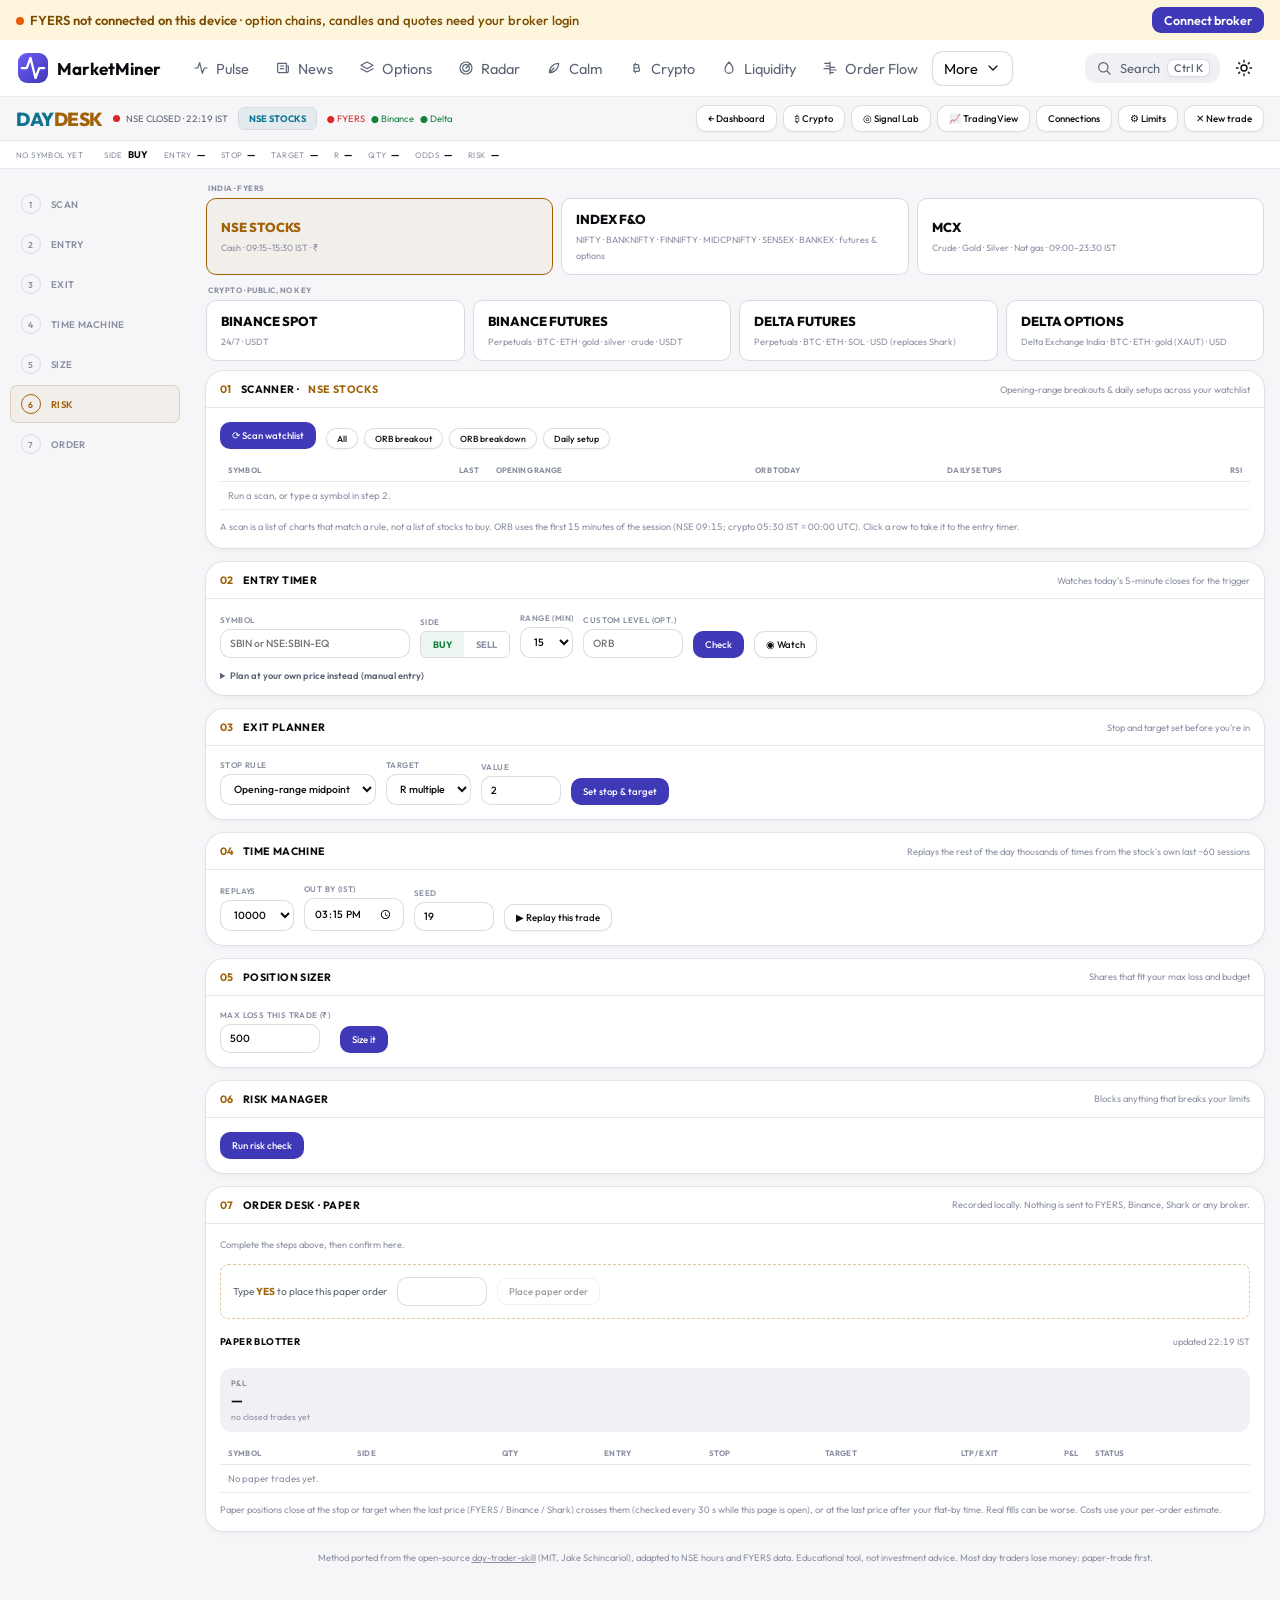
<file: desk.html>
<!doctype html>
<html lang="en">
<head>
<meta charset="utf-8">
<script src="js/engine.js?v=2026.11.10b"></script>
<script src="js/mmshell.js?v=2026.11.12"></script>
<script src="js/angel.js?v=2026.11.10b"></script>
<script src="js/desk.js?v=2026.11.10b"></script>
<meta name="viewport" content="width=device-width,initial-scale=1,viewport-fit=cover">
<meta name="theme-color" content="#06080f">
<title>MarketMiner · Day Desk</title>
<link rel="manifest" href="manifest.webmanifest">
<link rel="apple-touch-icon" href="icons/apple-touch-icon.png">
<link href="https://fonts.googleapis.com/css2?family=JetBrains+Mono:wght@400;500;600;700;800&family=Inter:wght@400;500;600;700&display=swap" rel="stylesheet">
<style>
:root{color-scheme:dark;--bg0:#06080f;--bg1:#0d1117;--bg2:#131a27;--bg3:#182030;--bdr:#1b2536;--bdr2:#263450;--t1:#e2e8f0;--t2:#8b9ab5;--t3:#5b6b85;--g:#00e676;--gb:rgba(0,230,118,.08);--r:#ff5252;--rb:rgba(255,82,82,.08);--a:#ffab00;--ab:rgba(255,171,0,.08);--b:#448aff;--cy:#18ffff;--gd:#FFD700;--mono:'JetBrains Mono',ui-monospace,monospace}
*{box-sizing:border-box;margin:0;padding:0}
html{font-size:13px}
body{font-family:Inter,system-ui,sans-serif;background:var(--bg0);color:var(--t1);min-height:100vh;overflow-x:hidden}
a{color:inherit}
.mono{font-family:var(--mono)}
.header{position:sticky;top:0;z-index:50;background:rgba(6,8,15,.94);backdrop-filter:blur(14px);border-bottom:1px solid var(--bdr);padding:8px 16px;display:flex;justify-content:space-between;align-items:center;gap:10px;flex-wrap:wrap}
.logo{font-family:var(--mono);font-weight:800;font-size:1.45rem;letter-spacing:-.5px}
.logo .m{color:var(--cy)}.logo .s{color:var(--gd)}
.hl{display:flex;align-items:center;gap:10px;flex-wrap:wrap;min-width:0}
#mktSeg button{padding:5px 10px}
.mst{display:flex;align-items:center;gap:6px;font-size:.72rem;color:var(--t2);font-family:var(--mono)}
.dot{width:7px;height:7px;border-radius:50%;background:var(--r)}.dot.on{background:var(--g);animation:bk 1.5s infinite}.dot.pre{background:var(--a)}
@keyframes bk{50%{opacity:.3}}
.hr{display:flex;gap:6px;flex-wrap:wrap}
.btn{background:var(--bg2);border:1px solid var(--bdr2);color:var(--t2);padding:6px 11px;border-radius:6px;cursor:pointer;font:600 .74rem var(--mono);text-decoration:none;display:inline-flex;align-items:center;gap:6px;white-space:nowrap}
.btn:hover{border-color:var(--cy);color:var(--cy)}
.btn.pri{background:rgba(24,255,255,.08);border-color:rgba(24,255,255,.35);color:var(--cy)}
.btn.gold{background:rgba(255,215,0,.1);border-color:rgba(255,215,0,.45);color:var(--gd)}
.btn:disabled{opacity:.4;cursor:not-allowed;border-color:var(--bdr2);color:var(--t3)}
.btn.sm{padding:3px 8px;font-size:.68rem}

/* trade ticket */
.ticket{position:sticky;top:46px;z-index:40;background:var(--bg1);border-bottom:1px solid var(--bdr);padding:7px 16px;display:flex;gap:16px;align-items:center;overflow-x:auto;font-family:var(--mono);font-size:.74rem;white-space:nowrap}
.ticket::-webkit-scrollbar{display:none}
.ticket .k{color:var(--t3);font-size:.62rem;text-transform:uppercase;letter-spacing:.4px;margin-right:5px}
.ticket .v{color:var(--t1);font-weight:700}
.ticket .sym{color:var(--gd);font-size:.85rem}

.layout{display:grid;grid-template-columns:190px 1fr;max-width:1320px;margin:0 auto}
.rail{position:sticky;top:84px;align-self:start;padding:16px 10px;display:flex;flex-direction:column;gap:2px}
.step{display:flex;align-items:center;gap:10px;padding:8px 10px;border-radius:7px;cursor:pointer;color:var(--t3);font:600 .74rem var(--mono);text-transform:uppercase;letter-spacing:.3px;border:1px solid transparent}
.step:hover{color:var(--t2);background:var(--bg1)}
.step .n{width:20px;height:20px;border-radius:50%;border:1px solid var(--bdr2);display:grid;place-items:center;font-size:.66rem;flex-shrink:0}
.step.on{color:var(--gd);background:rgba(255,215,0,.05);border-color:rgba(255,215,0,.2)}
.step.on .n{border-color:var(--gd)}
.step.done .n{background:var(--g);border-color:var(--g);color:var(--bg0)}
.main{padding:14px 16px 80px;min-width:0}
.mgrp{margin-bottom:10px}.mlab{display:block;font:700 .6rem var(--mono);color:var(--t3);text-transform:uppercase;letter-spacing:.5px;margin:0 0 5px 2px}
.mkts{display:grid;grid-template-columns:repeat(3,1fr);gap:8px}.mkts.m4{grid-template-columns:repeat(4,1fr)}
#mktBar{margin-bottom:6px}
.picker{margin-top:12px;padding:12px;border:1px solid rgba(24,255,255,.25);border-radius:8px;background:rgba(24,255,255,.03)}
.picker h4{font:700 .7rem var(--mono);color:var(--cy);text-transform:uppercase;letter-spacing:.4px;margin-bottom:8px}
.picker .quick{display:flex;gap:6px;flex-wrap:wrap;margin-top:8px}
.mkts button{background:var(--bg1);border:1px solid var(--bdr2);border-radius:10px;padding:12px 14px;text-align:left;cursor:pointer;color:var(--t2);font-family:inherit}
.mkts button b{display:block;font:800 1rem var(--mono);color:var(--t1);margin-bottom:3px}
.mkts button span{font-size:.7rem;color:var(--t3)}
.mkts button:hover{border-color:var(--cy)}
.mkts button.on{border-color:var(--gd);background:rgba(255,215,0,.06)}.mkts button.on b{color:var(--gd)}
@media (max-width:900px){.mkts.m4{grid-template-columns:repeat(2,1fr)}}
@media (max-width:520px){.mkts{gap:6px}.mkts.m3{grid-template-columns:repeat(3,1fr)}.mkts button{padding:9px 8px}.mkts button b{font-size:.82rem}.mkts button span{display:none}}
.panel{background:var(--bg1);border:1px solid var(--bdr);border-radius:10px;margin-bottom:14px;scroll-margin-top:96px}
.ph{display:flex;align-items:center;justify-content:space-between;gap:10px;padding:11px 14px;border-bottom:1px solid var(--bdr);flex-wrap:wrap}
.ph h2{font:700 .82rem var(--mono);text-transform:uppercase;letter-spacing:.4px;display:flex;align-items:center;gap:9px}
.ph h2 .n{color:var(--gd)}
.ph .sub{font-size:.72rem;color:var(--t3)}
.pb{padding:14px}
.row{display:flex;gap:10px;flex-wrap:wrap;align-items:flex-end}
.fld{display:flex;flex-direction:column;gap:4px;min-width:0}
.fld label{font-size:.62rem;color:var(--t3);font-weight:600;text-transform:uppercase;letter-spacing:.4px}
input,select,textarea{background:var(--bg2);border:1px solid var(--bdr2);color:var(--t1);border-radius:6px;padding:7px 9px;font:500 .8rem var(--mono);min-width:0}
input:focus,select:focus,textarea:focus{outline:none;border-color:var(--cy)}
input.w80{width:80px}input.w100{width:100px}input.w140{width:140px}input.w190{width:190px}
.seg{display:inline-flex;border:1px solid var(--bdr2);border-radius:6px;overflow:hidden}
.seg button{background:var(--bg2);border:0;color:var(--t3);padding:7px 12px;font:700 .72rem var(--mono);cursor:pointer}
.seg button.on.buy{background:var(--gb);color:var(--g)}.seg button.on.sell{background:var(--rb);color:var(--r)}
.seg button.on{background:rgba(24,255,255,.08);color:var(--cy)}
.note{font-size:.72rem;color:var(--t3);line-height:1.5;margin-top:10px}
.err{background:var(--rb);border:1px solid rgba(255,82,82,.25);color:#ffb3b3;border-radius:7px;padding:9px 11px;font-size:.76rem;margin-top:10px;line-height:1.45}
.hidden{display:none!important}

/* scan table */
.tw{overflow-x:auto;-webkit-overflow-scrolling:touch}
table{width:100%;border-collapse:collapse;font-size:.74rem}
th{text-align:left;padding:6px 8px;font-size:.6rem;color:var(--t3);font-weight:700;text-transform:uppercase;letter-spacing:.4px;border-bottom:1px solid var(--bdr);white-space:nowrap;background:var(--bg1);position:sticky;top:0}
td{padding:7px 8px;border-bottom:1px solid rgba(27,37,54,.6);font-family:var(--mono);white-space:nowrap;vertical-align:middle}
tbody tr{cursor:pointer}tbody tr:hover td{background:var(--bg3)}
tr.sel td{background:rgba(255,215,0,.05)}
.rt{text-align:right}
.tag{display:inline-block;font-size:.6rem;font-weight:700;padding:2px 6px;border-radius:3px;margin-right:4px;font-family:var(--mono)}
.tag.up{background:var(--gb);color:var(--g)}.tag.dn{background:var(--rb);color:var(--r)}.tag.in{background:var(--bg3);color:var(--t2)}.tag.d{background:rgba(68,138,255,.1);color:#8fb4ff}.tag.a{background:var(--ab);color:var(--a)}
.filters{display:flex;gap:6px;flex-wrap:wrap}
.chipb{background:var(--bg2);border:1px solid var(--bdr2);color:var(--t3);border-radius:14px;padding:4px 10px;font:600 .68rem var(--mono);cursor:pointer}
.chipb.on{color:var(--cy);border-color:rgba(24,255,255,.4)}
.scanwrap{max-height:430px;overflow:auto}

/* status / stats */
.state{display:flex;align-items:center;gap:12px;padding:12px;border-radius:8px;background:var(--bg2);border:1px solid var(--bdr2);margin-top:12px;flex-wrap:wrap}
.badge{font:800 .72rem var(--mono);padding:4px 10px;border-radius:4px;letter-spacing:.5px;text-transform:uppercase}
.badge.triggered,.badge.pass,.badge.good{background:var(--gb);color:var(--g);border:1px solid rgba(0,230,118,.3)}
.badge.waiting,.badge.forming,.badge.flat{background:var(--ab);color:var(--a);border:1px solid rgba(255,171,0,.3)}
.badge.expired,.badge.closed,.badge.pre-open,.badge.no-data,.badge.none{background:var(--bg3);color:var(--t2);border:1px solid var(--bdr2)}
.badge.block,.badge.bad{background:var(--rb);color:var(--r);border:1px solid rgba(255,82,82,.3)}
.stats{display:grid;grid-template-columns:repeat(auto-fit,minmax(120px,1fr));gap:8px;margin-top:12px}
.stat{background:var(--bg2);border:1px solid var(--bdr);border-radius:7px;padding:9px 10px}
.stat .l{font-size:.6rem;color:var(--t3);text-transform:uppercase;letter-spacing:.4px;font-weight:700}
.stat .v{font:700 1.05rem var(--mono);margin-top:3px}
.stat .s{font-size:.66rem;color:var(--t3);margin-top:2px;font-family:var(--mono)}
.pos{color:var(--g)}.neg{color:var(--r)}.amb{color:var(--a)}.gold{color:var(--gd)}
canvas{display:block;width:100%}
.chartbox{background:var(--bg0);border:1px solid var(--bdr);border-radius:8px;margin-top:12px;padding:6px}

/* ladder */
.ladder{display:grid;grid-template-columns:auto 1fr auto;gap:0;margin-top:12px;font-family:var(--mono);border:1px solid var(--bdr);border-radius:8px;overflow:hidden}
.ladder div{padding:9px 12px;border-bottom:1px solid var(--bdr)}
.ladder .lk{font-size:.66rem;color:var(--t3);text-transform:uppercase;font-weight:700;letter-spacing:.4px}
.ladder .lp{font-weight:800;font-size:1rem;text-align:right}
.ladder .lx{font-size:.7rem;color:var(--t3)}

/* verdict */
.verdict{border-radius:9px;padding:13px 14px;margin-top:12px;border:1px solid var(--bdr2);background:var(--bg2)}
.verdict.good{border-color:rgba(0,230,118,.35);background:linear-gradient(135deg,rgba(0,230,118,.07),transparent)}
.verdict.bad{border-color:rgba(255,82,82,.35);background:linear-gradient(135deg,rgba(255,82,82,.07),transparent)}
.verdict.flat{border-color:rgba(255,171,0,.35);background:linear-gradient(135deg,rgba(255,171,0,.06),transparent)}
.verdict h3{font:800 1rem var(--mono);margin-bottom:5px}
.verdict.good h3{color:var(--g)}.verdict.bad h3{color:var(--r)}.verdict.flat h3{color:var(--a)}
.verdict p{font-size:.78rem;color:var(--t2);line-height:1.5}
.obar{display:flex;height:26px;border-radius:6px;overflow:hidden;margin-top:12px;font:700 .68rem var(--mono)}
.obar div{display:flex;align-items:center;justify-content:center;color:var(--bg0);min-width:0;overflow:hidden;white-space:nowrap}
.obar .t{background:var(--g)}.obar .s{background:var(--r)}.obar .n{background:#5b6b85;color:var(--t1)}
.legend{display:flex;gap:14px;flex-wrap:wrap;font-size:.68rem;color:var(--t3);margin-top:6px;font-family:var(--mono)}
.legend i{display:inline-block;width:9px;height:9px;border-radius:2px;margin-right:5px;vertical-align:-1px}
.split{display:grid;grid-template-columns:1.6fr 1fr;gap:12px}
details{margin-top:12px}
summary{cursor:pointer;font:600 .72rem var(--mono);color:var(--t2)}

/* checks */
.checks{list-style:none;margin-top:12px;display:grid;gap:5px}
.checks li{display:flex;gap:9px;align-items:flex-start;font-size:.78rem;padding:7px 10px;background:var(--bg2);border-radius:6px;border:1px solid var(--bdr)}
.checks .ic{font:800 .74rem var(--mono);width:16px;flex-shrink:0}
.checks .ok .ic{color:var(--g)}.checks .no .ic{color:var(--r)}.checks .no{border-color:rgba(255,82,82,.3)}

.confirm{display:flex;gap:10px;align-items:center;flex-wrap:wrap;margin-top:12px;padding:12px;border:1px dashed rgba(255,215,0,.35);border-radius:8px}
.confirm input{width:90px;text-transform:uppercase;font-weight:800;letter-spacing:2px;text-align:center}

/* modal */
.ov{position:fixed;inset:0;background:rgba(0,0,0,.65);z-index:100;display:none;align-items:flex-start;justify-content:center;padding:40px 16px;overflow:auto}
.ov.on{display:flex}
.modal{background:var(--bg1);border:1px solid var(--bdr2);border-radius:12px;width:100%;max-width:640px;padding:18px}
.modal h3{font:800 .9rem var(--mono);margin-bottom:12px}
.grid2{display:grid;grid-template-columns:1fr 1fr;gap:10px}
.toast{position:fixed;bottom:18px;left:50%;transform:translateX(-50%);background:var(--bg2);border:1px solid var(--bdr2);border-radius:8px;padding:10px 14px;font-size:.78rem;z-index:200;display:none;max-width:90vw}
.toast.on{display:block}
.spin{display:inline-block;width:11px;height:11px;border:2px solid var(--bdr2);border-top-color:var(--cy);border-radius:50%;animation:sp .7s linear infinite}
@keyframes sp{to{transform:rotate(360deg)}}

@media (max-width:900px){
  .layout{grid-template-columns:1fr}
  .rail{position:sticky;top:84px;z-index:30;flex-direction:row;overflow-x:auto;background:var(--bg0);border-bottom:1px solid var(--bdr);padding:6px 10px}
  .rail::-webkit-scrollbar{display:none}
  .step{flex-shrink:0;padding:6px 8px}
  .main{padding:12px 12px 80px}
  .split{grid-template-columns:1fr}
  .panel{scroll-margin-top:84px}
  .header{position:static}
  .ticket{top:0}
  .rail{top:31px}
}
@media (max-width:520px){.hr .btn{padding:5px 8px}#fyst{font-size:.66rem}.grid2{grid-template-columns:1fr}.logo{font-size:1.2rem}.ladder .lx{display:none}.ladder{grid-template-columns:auto 1fr}}
</style>
</head>
<body>
<header class="header">
  <div class="hl">
    <div class="logo"><span class="m">DAY</span><span class="s">DESK</span></div>
    <div class="mst"><span class="dot" id="mdot"></span><span id="mtxt">—</span></div>
    <div class="seg" id="mktSeg"><button class="on" id="mktNow">NSE</button></div>
    <div class="mst" id="fyst">…</div>
  </div>
  <div class="hr">
    <a class="btn" href="index.html">← Dashboard</a>
    <a class="btn" href="crypto.html">₿ Crypto</a>
    <a class="btn" href="lab.html">◎ Signal Lab</a>
    <a class="btn" href="tv.html">📈 TradingView</a>
    <a class="btn" href="fyers.html">Connections</a>
    <button class="btn" onclick="openCfg()">⚙ Limits</button>
    <button class="btn" onclick="newTrade()">✕ New trade</button>
  </div>
</header>

<div class="ticket" id="ticket"></div>

<div class="layout">
  <nav class="rail" id="rail"></nav>
  <main class="main">
    <div id="mktBar">
      <div class="mgrp"><span class="mlab">India · FYERS</span><div class="mkts m3">
        <button data-m="NSE"><b>NSE STOCKS</b><span>Cash · 09:15–15:30 IST · ₹</span></button>
        <button data-m="FNO"><b>INDEX F&amp;O</b><span>NIFTY · BANKNIFTY · FINNIFTY · MIDCPNIFTY · SENSEX · BANKEX · futures &amp; options</span></button>
        <button data-m="MCX"><b>MCX</b><span>Crude · Gold · Silver · Nat gas · 09:00–23:30 IST</span></button>
      </div></div>
      <div class="mgrp"><span class="mlab">Crypto · public, no key</span><div class="mkts m4">
        <button data-m="BINANCE"><b>BINANCE SPOT</b><span>24/7 · USDT</span></button>
        <button data-m="BINANCEF"><b>BINANCE FUTURES</b><span>Perpetuals · BTC · ETH · gold · silver · crude · USDT</span></button>
        <button data-m="DELTAF"><b>DELTA FUTURES</b><span>Perpetuals · BTC · ETH · SOL · USD (replaces Shark)</span></button>
        <button data-m="DELTA"><b>DELTA OPTIONS</b><span>Delta Exchange India · BTC · ETH · gold (XAUT) · USD</span></button>
      </div></div>
    </div>

    <!-- 1 SCAN -->
    <section class="panel" id="s1">
      <div class="ph"><h2><span class="n">01</span>Scanner · <span id="scanMkt" class="gold">NSE</span></h2><span class="sub">Opening-range breakouts &amp; daily setups across your watchlist</span></div>
      <div class="pb">
        <div class="row">
          <button class="btn pri" id="scanBtn" onclick="runScan()">⟳ Scan watchlist</button>
          <div class="filters" id="filters"></div>
          <span class="sub mono" id="scanMeta" style="font-size:.68rem;color:var(--t3)"></span>
        </div>
        <div id="scanErr"></div>
        <div class="tw scanwrap" style="margin-top:10px"><table id="scanTbl"><thead><tr>
          <th>Symbol</th><th class="rt">Last</th><th>Opening range</th><th>ORB today</th><th>Daily setups</th><th class="rt">RSI</th>
        </tr></thead><tbody><tr><td colspan="6" style="color:var(--t3);cursor:default">Run a scan, or type a symbol in step 2.</td></tr></tbody></table></div>
        <p class="note">A scan is a list of charts that match a rule, not a list of stocks to buy. ORB uses the first <span id="ormNote">15</span> minutes of the session (NSE 09:15; crypto 05:30 IST = 00:00 UTC). Click a row to take it to the entry timer.</p>
      </div>
    </section>

    <!-- 2 ENTRY -->
    <section class="panel" id="s2">
      <div class="ph"><h2><span class="n">02</span>Entry timer</h2><span class="sub">Watches today's 5-minute closes for the trigger</span></div>
      <div class="pb">
        <div class="row">
          <div class="fld"><label>Symbol</label><input id="eSym" class="w190" placeholder="SBIN or NSE:SBIN-EQ"></div>
          <div class="fld"><label>Side</label><div class="seg" id="eSide"><button data-v="buy" class="on buy">BUY</button><button data-v="sell">SELL</button></div></div>
          <div class="fld"><label>Range (min)</label><select id="eOrm"><option>5</option><option>10</option><option selected>15</option><option>30</option><option>60</option></select></div>
          <div class="fld"><label>Custom level (opt.)</label><input id="eLvl" class="w100" type="number" step="0.05" placeholder="ORB"></div>
          <button class="btn pri" onclick="checkEntry()">Check</button>
          <button class="btn" id="watchBtn" onclick="toggleWatch()">◉ Watch</button>
        </div>
        <div class="picker hidden" id="pick">
          <h4>Contract picker</h4>
          <div class="row">
            <div class="fld"><label>Underlying</label><select id="pkU" class="w190"></select></div>
            <div class="fld"><label>Type</label><div class="seg" id="pkT"><button data-v="FUT" class="on">FUT</button><button data-v="CE">CE / CALL</button><button data-v="PE">PE / PUT</button></div></div>
            <div class="fld" id="pkEf"><label>Expiry</label><select id="pkE"></select></div>
            <div class="fld" id="pkSf"><label>Strike</label><select id="pkS" class="w140"></select></div>
            <button class="btn gold" onclick="useContract()">Use contract →</button>
          </div>
          <div class="quick" id="pkQ"></div>
          <div class="note" id="pkN" style="margin-top:6px"></div>
        </div>
        <div id="eOut"></div>
        <div class="chartbox hidden" id="eChartBox"><canvas id="eChart" height="220"></canvas></div>
        <details id="manualBox"><summary>Plan at your own price instead (manual entry)</summary>
          <div class="row" style="margin-top:10px">
            <div class="fld"><label>Entry price</label><input id="mEntry" class="w100" type="number" step="0.05"></div>
            <div class="fld"><label>Entry bar close (IST)</label><input id="mTime" class="w100" type="time" step="300" value="10:00"></div>
            <div class="fld"><label>Range high</label><input id="mOH" class="w100" type="number" step="0.05"></div>
            <div class="fld"><label>Range low</label><input id="mOL" class="w100" type="number" step="0.05"></div>
            <button class="btn" onclick="useManual()">Use these →</button>
          </div>
          <p class="note">Entry time is the close of a 5-minute bar, in IST (NSE: 09:20–15:25; crypto: any time, the day starts 05:30). Range high/low are only needed for opening-range stops.</p>
        </details>
      </div>
    </section>

    <!-- 3 EXIT -->
    <section class="panel" id="s3">
      <div class="ph"><h2><span class="n">03</span>Exit planner</h2><span class="sub">Stop and target set before you're in</span></div>
      <div class="pb">
        <div class="row">
          <div class="fld"><label>Stop rule</label><select id="xStop" onchange="syncStopVal()">
            <option value="or_mid">Opening-range midpoint</option><option value="or_far">Far side of range</option>
            <option value="pct">% from entry</option><option value="atr">ATR × (5-min)</option><option value="price">Fixed price</option></select></div>
          <div class="fld" id="xStopValF"><label id="xStopValL">Value</label><input id="xStopVal" class="w80" type="number" step="0.05"></div>
          <div class="fld"><label>Target</label><select id="xTgt"><option value="r">R multiple</option><option value="price">Price</option></select></div>
          <div class="fld"><label>Value</label><input id="xTgtVal" class="w80" type="number" step="0.1" value="2"></div>
          <button class="btn pri" onclick="planExit()">Set stop &amp; target</button>
        </div>
        <div id="xOut"></div>
      </div>
    </section>

    <!-- 4 TIME MACHINE -->
    <section class="panel" id="s4">
      <div class="ph"><h2><span class="n">04</span>Time Machine</h2><span class="sub">Replays the rest of the day thousands of times from the stock's own last ~60 sessions</span></div>
      <div class="pb">
        <div class="row">
          <div class="fld"><label>Replays</label><select id="tReps"><option>2000</option><option selected>10000</option><option>20000</option></select></div>
          <div class="fld"><label>Out by (IST)</label><input id="tUntil" class="w100" type="time" step="300" value="15:15"></div>
          <div class="fld"><label>Seed</label><input id="tSeed" class="w80" type="number" value="19"></div>
          <button class="btn gold" id="tmBtn" onclick="runTM()">▶ Replay this trade</button>
        </div>
        <div id="tOut"></div>
      </div>
    </section>

    <!-- 5 SIZE -->
    <section class="panel" id="s5">
      <div class="ph"><h2><span class="n">05</span>Position sizer</h2><span class="sub">Shares that fit your max loss and budget</span></div>
      <div class="pb">
        <div class="row">
          <div class="fld"><label>Max loss this trade (<span id="zCur">₹</span>)</label><input id="zLoss" class="w100" type="number" step="50"></div>
          <button class="btn pri" onclick="sizeIt()">Size it</button>
        </div>
        <div id="zOut"></div>
      </div>
    </section>

    <!-- 6 RISK -->
    <section class="panel" id="s6">
      <div class="ph"><h2><span class="n">06</span>Risk manager</h2><span class="sub">Blocks anything that breaks your limits</span></div>
      <div class="pb">
        <button class="btn pri" onclick="riskIt()">Run risk check</button>
        <div id="rOut"></div>
      </div>
    </section>

    <!-- 7 ORDER -->
    <section class="panel" id="s7">
      <div class="ph"><h2><span class="n">07</span>Order desk · paper</h2><span class="sub">Recorded locally. Nothing is sent to FYERS, Binance, Shark or any broker.</span></div>
      <div class="pb">
        <div id="oSummary" class="note" style="margin-top:0">Complete the steps above, then confirm here.</div>
        <div class="confirm">
          <span style="font-size:.78rem;color:var(--t2)">Type <b class="gold mono">YES</b> to place this paper order</span>
          <input id="oYes" maxlength="3" autocomplete="off" oninput="renderOrderBtn()">
          <button class="btn gold" id="oBtn" disabled onclick="placeOrder()">Place paper order</button>
        </div>
        <div id="oOut"></div>
        <div class="ph" style="padding:16px 0 8px;border:0"><h2 style="font-size:.74rem">Paper blotter</h2><span class="sub" id="bMeta"></span></div>
        <div class="stats" id="bStats"></div>
        <div class="tw" style="margin-top:10px"><table id="bTbl"><thead><tr>
          <th>Symbol</th><th>Side</th><th class="rt">Qty</th><th class="rt">Entry</th><th class="rt">Stop</th><th class="rt">Target</th><th class="rt">LTP / Exit</th><th class="rt">P&amp;L</th><th>Status</th><th></th>
        </tr></thead><tbody></tbody></table></div>
        <p class="note">Paper positions close at the stop or target when the last price (FYERS / Binance / Shark) crosses them (checked every 30 s while this page is open), or at the last price after your flat-by time. Real fills can be worse. Costs use your per-order estimate.</p>
      </div>
    </section>

    <p class="note" style="text-align:center;margin-top:20px">Method ported from the open-source <a href="https://github.com/Jakeschincariol/day-trader-skill" target="_blank" rel="noopener">day-trader-skill</a> (MIT, Jake Schincariol), adapted to NSE hours and FYERS data. Educational tool, not investment advice. Most day traders lose money: paper-trade first.</p>
  </main>
</div>

<!-- LIMITS -->
<div class="ov" id="cfgOv" onclick="if(event.target===this)closeCfg()">
  <div class="modal">
    <h3>⚙ Limits &amp; watchlist</h3>
    <div class="grid2" id="cfgGrid"></div>
    <div class="fld" style="margin-top:12px"><label>Watchlist (one per line, SBIN or NSE:SBIN-EQ; max 40 — each symbol uses data requests)</label><textarea id="cfgWl" rows="7"></textarea></div>
    <div class="fld" style="margin-top:10px"><label>Blocked symbols (comma separated)</label><input id="cfgBl"></div>
    <div id="cfgErr"></div>
    <div class="row" style="margin-top:14px;justify-content:flex-end"><button class="btn" onclick="closeCfg()">Cancel</button><button class="btn gold" onclick="saveCfg()">Save</button></div>
  </div>
</div>
<div class="toast" id="toast"></div>

<script>
'use strict';
const $=id=>document.getElementById(id);
const esc=v=>String(v??'').replace(/[&<>"']/g,c=>({'&':'&amp;','<':'&lt;','>':'&gt;','"':'&quot;',"'":'&#39;'}[c]));
const f2=n=>n==null||isNaN(n)?'—':Number(n).toLocaleString('en-IN',{minimumFractionDigits:2,maximumFractionDigits:2});
const decs=t=>!t||t>=1?2:Math.min(10,Math.max(2,Math.ceil(-Math.log10(t)-1e-9)));
const autoDecs=n=>{const a=Math.abs(n);return a>=100?2:a>=1?4:a>=0.01?5:8;};
const fp=(n,t)=>{if(n==null||isNaN(n))return '—';t=t??T.tick;const d=t?decs(t):autoDecs(n);return Number(n).toLocaleString('en-IN',{minimumFractionDigits:d,maximumFractionDigits:d});};
const fq=n=>n==null||isNaN(n)?'—':Number(n).toLocaleString('en-IN',{maximumFractionDigits:8});
const CS=c=>{c=c||(CFG&&CFG.currency)||'INR';return c==='INR'?'₹':c+' ';};
const mo=(n,c)=>n==null||isNaN(n)?'—':CS(c)+f2(n);
const f0=n=>n==null||isNaN(n)?'—':Number(n).toLocaleString('en-IN',{maximumFractionDigits:0});
const pc=x=>x==null?'—':(100*x).toFixed(1)+'%';
const short=s=>String(s||'').replace(/^NSE:|^BSE:|^BINANCE:|^SHARK:|^DELTAF:/,'').replace(/-EQ$|-BE$/,'');
const fullSym=v=>{v=v.trim().toUpperCase().replace(/[\s\/]/g,'');if(v.includes(':'))return v;return T.market==='NSE'?`NSE:${v}-EQ`:T.market==='FNO'?`NSE:${v}`:`${T.market}:${v}`;};
const sgn=n=>n>0?'pos':n<0?'neg':'';

async function api(path,body,method){
  const opt={method:method||(body?'POST':'GET'),headers:{'Accept':'application/json'}};
  if(body){opt.headers['Content-Type']='application/json';opt.body=JSON.stringify(body);}
  const r=await fetch(path,opt);let j=null;try{j=await r.json();}catch(e){}
  if(!r.ok){let d=j&&j.detail;if(Array.isArray(d))d=d.map(x=>(x.loc||[]).slice(1).join('.')+': '+x.msg).join('; ');throw new Error(d||('HTTP '+r.status));}
  return j;
}
function toast(m){const t=$('toast');t.textContent=m;t.classList.add('on');clearTimeout(t._h);t._h=setTimeout(()=>t.classList.remove('on'),3200);}
const errBox=m=>`<div class="err">${esc(m)}${/FYERS is not connected|rejected the|not set up|switched off|Connect FYERS/.test(m)?' <a href="fyers.html" style="color:var(--cy)">Open Connections →</a>':''}</div>`;
function busy(btn,on,label){if(!btn)return;if(on){btn._t=btn.innerHTML;btn.disabled=true;btn.innerHTML='<span class="spin"></span> '+(label||'Working');}else{btn.disabled=false;btn.innerHTML=btn._t||btn.innerHTML;}}

/* ---------- state: one trade ticket flows through the steps ---------- */
const STEPS=['Scan','Entry','Exit','Time Machine','Size','Risk','Order'];
let CFG=null, T=load(), scanRows=[], scanFilter='all', watchT=null;
function blank(m){return {market:m||'NSE',tick:null,symbol:'',side:'buy',or_minutes:15,entry:null,entry_time:null,or_high:null,or_low:null,setup:null,plan:null,tm:null,size:null,risk:null};}
function load(){try{return Object.assign(blank(),JSON.parse(localStorage.getItem('mm_desk_ticket')||'{}'));}catch(e){return blank();}}
function save(){try{const c=Object.assign({},T);if(c.tm)c.tm={verdict:c.tm.verdict,mc:{p_target:c.tm.mc.p_target,p_stop:c.tm.mc.p_stop}};localStorage.setItem('mm_desk_ticket',JSON.stringify(c));}catch(e){}}
function invalidate(from){ // changing an upstream step clears everything downstream
  const order=['entry','plan','tm','size','risk'];const i=order.indexOf(from);
  order.slice(i).forEach(k=>{ if(k==='entry'){T.entry=null;T.entry_time=null;T.setup=null;} else T[k]=null; });
  ['xOut','tOut','zOut','rOut','oOut'].slice(Math.max(0,i)).forEach(id=>{$(id).innerHTML='';});
}
function doneIdx(){return [scanRows.length>0||!!T.symbol, !!T.entry, !!T.plan, !!T.tm, !!(T.size&&T.size.qty>0), !!(T.risk&&T.risk.pass), false];}
function renderRail(active){
  const d=doneIdx();
  $('rail').innerHTML=STEPS.map((s,i)=>`<div class="step ${d[i]?'done':''} ${active===i?'on':''}" onclick="go(${i+1})"><span class="n">${d[i]?'✓':i+1}</span>${s}</div>`).join('');
}
function go(n){$('s'+n).scrollIntoView({behavior:'smooth',block:'start'});}
function renderTicket(){
  const p=T.plan,v=T.tm&&T.tm.verdict;
  const it=(k,v,c)=>`<span><span class="k">${k}</span><span class="v ${c||''}">${v}</span></span>`;
  $('ticket').innerHTML=(T.symbol?`<span class="v sym">${esc(short(T.symbol))}</span>`:'<span class="k">No symbol yet</span>')+
    it('side',T.side.toUpperCase(),T.side==='buy'?'pos':'neg')+
    it('entry',T.entry?fp(T.entry)+(T.entry_time?' @ '+T.entry_time:''):'—')+
    it('stop',p?fp(p.stop):'—','neg')+it('target',p?fp(p.target):'—','pos')+
    it('R',p?p.target_r+'R':'—')+it('qty',T.size?T.size.qty:'—')+
    it('odds',v?`<span class="badge ${v.tone}" style="padding:1px 6px">${esc(v.head)}</span>`:'—')+
    it('risk',T.risk?(T.risk.pass?'<span class="pos">PASS</span>':'<span class="neg">BLOCK</span>'):'—');
  renderRail(curStep);renderOrderSummary();
}
let curStep=0;
const io=new IntersectionObserver(es=>{es.forEach(e=>{if(e.isIntersecting){curStep=+e.target.id.slice(1)-1;renderRail(curStep);}});},{rootMargin:'-30% 0px -60% 0px'});
document.querySelectorAll('.panel[id^=s]').forEach(p=>io.observe(p));

/* ---------- market status ---------- */
function ist(){return new Date(new Date().toLocaleString('en-US',{timeZone:'Asia/Kolkata'}));}
function mstat(){const d=ist(),t=d.getHours()*60+d.getMinutes(),wd=d.getDay()>=1&&d.getDay()<=5;
  if(T.market==='MCX'){const on=wd&&t>=540&&t<1410;$('mdot').className='dot '+(on?'on':'');$('mtxt').textContent=(on?'MCX LIVE':'MCX CLOSED')+' · '+d.toTimeString().slice(0,5)+' IST';return;}
  if(!['NSE','FNO'].includes(T.market)){$('mdot').className='dot on';$('mtxt').textContent='24/7 · day from 05:30 · '+d.toTimeString().slice(0,5)+' IST';return;}
  const on=wd&&t>=555&&t<930,pre=wd&&t>=540&&t<555;$('mdot').className='dot '+(on?'on':pre?'pre':'');
  $('mtxt').textContent=(on?'NSE LIVE':pre?'PRE-OPEN':'NSE CLOSED')+' · '+d.toTimeString().slice(0,5)+' IST';}
async function fyStatus(){try{const s=await api('/api/markets/status');const c=(lab,ok,hint)=>`<a href="fyers.html" style="text-decoration:none" class="${ok?'pos':'neg'}" title="${esc(hint||'')}">● ${lab}</a>`;
  $('fyst').innerHTML=c('FYERS',s.FYERS.connected,s.FYERS.message)+' '+c('Binance',s.BINANCE.enabled&&!s.BINANCE.last_error,s.BINANCE.last_error||'')+' '+c('Delta',s.DELTA.enabled&&!s.DELTA.last_error,s.DELTA.last_error||'');}catch(e){$('fyst').textContent='?';}}

/* ---------- 1 scan ---------- */
const FILT={all:'All',up:'ORB breakout',dn:'ORB breakdown',daily:'Daily setup'};
function renderFilters(){$('filters').innerHTML=Object.entries(FILT).map(([k,v])=>`<button class="chipb ${scanFilter===k?'on':''}" onclick="scanFilter='${k}';renderFilters();renderScan()">${v}</button>`).join('');}
async function runScan(){
  const b=$('scanBtn');busy(b,true,'Scanning (paced for rate limits)');$('scanErr').innerHTML='';
  try{const r=await api('/api/desk/scan',{market:T.market,or_minutes:+$('eOrm').value});scanRows=r.rows;window._setups=r.setups;
    const errs=r.rows.filter(x=>x.error).length;
    $('scanMeta').textContent=`${r.count} symbols · ${r.as_of.slice(11,16)} IST`+(errs?` · ${errs} failed`:'');renderScan();renderRail(0);}
  catch(e){$('scanErr').innerHTML=errBox(e.message);}finally{busy(b,false);}
}
function renderScan(){
  let rows=scanRows.slice();
  if(scanFilter==='up')rows=rows.filter(r=>r.orb&&r.orb.breakout);
  if(scanFilter==='dn')rows=rows.filter(r=>r.orb&&r.orb.breakdown);
  if(scanFilter==='daily')rows=rows.filter(r=>(r.daily_tags||[]).length);
  const score=r=>(r.orb&&r.orb.breakout?4:0)+(r.orb&&r.orb.breakdown?3:0)+(r.daily_tags||[]).length+(r.error?-9:0);
  rows.sort((a,b)=>score(b)-score(a));
  const S=window._setups||{};
  $('scanTbl').tBodies[0].innerHTML=rows.length?rows.map(r=>{
    if(r.error)return `<tr style="cursor:default"><td>${esc(short(r.symbol))}</td><td colspan="5" style="color:var(--t3)">${esc(r.error)}</td></tr>`;
    const o=r.orb;let orb='<span class="tag in">no bars yet</span>',rng='—',last=r.prev_close;
    if(o){last=o.last;rng=`${fp(o.or_low,0)} – ${fp(o.or_high,0)}`;
      orb=(o.breakout?`<span class="tag up">▲ ${o.breakout.at} @ ${fp(o.breakout.price,0)}</span>`:'')+(o.breakdown?`<span class="tag dn">▼ ${o.breakdown.at} @ ${fp(o.breakdown.price,0)}</span>`:'')+(!o.breakout&&!o.breakdown?'<span class="tag in">inside</span>':'')+
        `<span class="tag ${o.position==='above'?'up':o.position==='below'?'dn':'in'}" style="opacity:.7">now ${o.position}</span>`;}
    const tags=(r.daily_tags||[]).map(t=>`<span class="tag ${t.startsWith('oversold')?'a':'d'}">${esc(S[t]||t)}</span>`).join('')||'<span style="color:var(--t3)">—</span>';
    const rsi=r.daily&&r.daily.rsi;
    return `<tr class="${r.symbol===T.symbol?'sel':''}" onclick="pickScan('${esc(r.symbol)}')"><td><b>${esc(short(r.symbol))}</b></td><td class="rt">${fp(last,0)}</td><td>${rng}</td><td>${orb}</td><td>${tags}</td><td class="rt ${rsi<30?'amb':rsi>70?'neg':''}">${rsi==null?'—':rsi}</td></tr>`;
  }).join(''):'<tr><td colspan="6" style="color:var(--t3);cursor:default">Nothing matches this filter.</td></tr>';
}
function pickScan(sym){
  const r=scanRows.find(x=>x.symbol===sym);
  setSymbol(sym, r&&r.orb&&r.orb.breakdown&&!r.orb.breakout?'sell':'buy');
  renderScan();go(2);checkEntry();
}

/* ---------- 2 entry ---------- */
function setSide(v){T.side=v;document.querySelectorAll('#eSide button').forEach(b=>{b.className=b.dataset.v===v?'on '+v:'';});}
document.querySelectorAll('#eSide button').forEach(b=>b.onclick=()=>{if(T.side!==b.dataset.v){setSide(b.dataset.v);invalidate('entry');save();renderTicket();if(T.symbol)checkEntry();}});
function setSymbol(sym,side){
  if(sym!==T.symbol){invalidate('entry');}
  T.symbol=sym;$('eSym').value=short(sym);if(side)setSide(side);save();renderTicket();
}
$('eSym').addEventListener('change',()=>{const v=$('eSym').value;if(!v.trim())return;setSymbol(fullSym(v));});
async function checkEntry(silent){
  const v=$('eSym').value.trim();if(!v){$('eOut').innerHTML=errBox('Enter a symbol first.');return;}
  const s=fullSym(v);if(s!==T.symbol)setSymbol(s);
  const q=new URLSearchParams({symbol:T.symbol,side:T.side,or_minutes:$('eOrm').value});if($('eLvl').value)q.set('level',$('eLvl').value);
  try{const r=await api('/api/desk/entry?'+q);renderEntry(r);
    if(r.state==='triggered'&&watchT){toggleWatch(false);notify(`${short(r.symbol)} triggered at ${fp(r.entry)} (${r.entry_time})`);}}
  catch(e){$('eOut').innerHTML=errBox(e.message);$('eChartBox').classList.add('hidden');}
}
function renderEntry(r){
  if(r.symbol&&r.symbol!==T.symbol){T.symbol=r.symbol;$('eSym').value=short(r.symbol);}
  T.lot=r.lot;T.tick=r.tick;T.session={open:r.session_open,bars:r.session_bars};T.or_minutes=r.or_minutes;T.or_high=r.or_high;T.or_low=r.or_low;
  let act='';
  if(r.state==='triggered'){
    const same=T.entry===r.entry&&T.entry_time===r.entry_time;
    act=`<button class="btn gold" onclick='useTrigger(${JSON.stringify({e:r.entry,t:r.entry_time,lvl:r.level})})'>${same?'✓ Using this entry':'Use this entry →'}</button>`;
  } else if(r.last){act=`<span class="note" style="margin:0">Last ${fp(r.last)}${r.distance!=null?` · ${fp(Math.abs(r.distance))} to go`:''}</span>`;}
  $('eOut').innerHTML=`<div class="state"><span class="badge ${r.state}">${esc(r.state)}</span><span style="flex:1;min-width:200px;font-size:.8rem">${esc(r.message)}</span>${act}</div>
   <div class="stats"><div class="stat"><div class="l">Range high</div><div class="v">${fp(r.or_high)}</div></div><div class="stat"><div class="l">Range low</div><div class="v">${fp(r.or_low)}</div></div>
   <div class="stat"><div class="l">Trigger</div><div class="v gold">${fp(r.trigger_level)}</div><div class="s">${r.level?'custom level':'5-min close '+(T.side==='buy'?'above high':'below low')}</div></div>
   <div class="stat"><div class="l">Window</div><div class="v" style="font-size:.85rem">${r.no_before}–${r.no_after}</div><div class="s">${r.bars} bars today</div></div></div>`;
  if(r.candles&&r.candles.length){$('eChartBox').classList.remove('hidden');drawCandles($('eChart'),r);}else $('eChartBox').classList.add('hidden');
  if(r.or_high){$('mOH').value=r.or_high;$('mOL').value=r.or_low;}
  save();renderTicket();
}
function useTrigger(o){invalidate('entry');T.entry=o.e;T.entry_time=o.t;T.setup=o.lvl?'level':'orb';save();renderTicket();go(3);checkEntryQuiet();planExit();}
function checkEntryQuiet(){/* refresh "using" label */ const b=[...document.querySelectorAll('#eOut .btn.gold')][0];if(b)b.textContent='✓ Using this entry';}
function useManual(){
  const e=+$('mEntry').value,t=$('mTime').value;if(!T.symbol){toast('Enter a symbol first');return;}
  if(!(e>0)||!t){toast('Enter an entry price and the entry bar close time');return;}
  invalidate('entry');T.entry=e;T.entry_time=t;T.setup='manual';
  T.or_high=+$('mOH').value||null;T.or_low=+$('mOL').value||null;save();renderTicket();go(3);
  if(!T.or_high&&$('xStop').value.startsWith('or_')){$('xStop').value='pct';syncStopVal();}
}
function toggleWatch(force){
  const on=force===undefined?!watchT:force;
  if(watchT){clearInterval(watchT);watchT=null;}
  if(on){checkEntry();watchT=setInterval(()=>checkEntry(true),30000);if('Notification'in window&&Notification.permission==='default')Notification.requestPermission();}
  $('watchBtn').classList.toggle('gold',!!watchT);$('watchBtn').textContent=watchT?'◉ Watching (30 s)':'◉ Watch';
}
function notify(m){toast(m);try{if('Notification'in window&&Notification.permission==='granted')new Notification('Day Desk',{body:m});}catch(e){}}

/* ---------- 3 exit ---------- */
function syncStopVal(){const r=$('xStop').value,f=$('xStopValF');
  f.classList.toggle('hidden',r==='or_mid'||r==='or_far');
  $('xStopValL').textContent=r==='pct'?'Percent':r==='atr'?'ATR multiple':'Stop price';
  if(r==='pct'&&!$('xStopVal').value)$('xStopVal').value=0.5;if(r==='atr'&&!$('xStopVal').value)$('xStopVal').value=1.5;}
async function planExit(){
  if(!T.entry){$('xOut').innerHTML=errBox('Pick an entry in step 2 first (a trigger or a manual price).');return;}
  const body={symbol:T.symbol,side:T.side,entry:T.entry,entry_time:T.entry_time,stop_rule:$('xStop').value,
    stop_value:+$('xStopVal').value||null,target_rule:$('xTgt').value,target_value:+$('xTgtVal').value,or_high:T.or_high,or_low:T.or_low};
  try{invalidate('plan');const p=await api('/api/desk/exit',body);T.plan=p;save();renderTicket();renderExit(p);}
  catch(e){$('xOut').innerHTML=errBox(e.message);}
}
function renderExit(p){
  const long=p.side==='buy';const rows=long?[['Target',p.target,'pos',`${p.target_r}R · +${fp(p.target-p.entry)}`],['Entry',p.entry,'gold',T.entry_time?'bar close '+T.entry_time:''],['Stop',p.stop,'neg',`${p.stop_label} · −${fp(p.risk_per_share)}`]]
    :[['Stop',p.stop,'neg',`${p.stop_label} · +${fp(p.risk_per_share)}`],['Entry',p.entry,'gold',T.entry_time?'bar close '+T.entry_time:''],['Target',p.target,'pos',`${p.target_r}R · −${fp(p.entry-p.target)}`]];
  $('xOut').innerHTML=`<div class="ladder">${rows.map(r=>`<div class="lk">${r[0]}</div><div class="lp ${r[2]}">${fp(r[1])}</div><div class="lx">${esc(r[3])}</div>`).join('')}</div>
  <div class="stats"><div class="stat"><div class="l">Risk / unit</div><div class="v">${CS(p.currency)}${fp(p.risk_per_share)}</div><div class="s">${(100*p.risk_per_share/p.entry).toFixed(2)}% of price</div></div>
  <div class="stat"><div class="l">Reward : risk</div><div class="v">${p.target_r}R</div><div class="s">break-even win rate ${(100/(1+p.target_r)).toFixed(0)}%</div></div>
  <div class="stat"><div class="l">Flat by</div><div class="v">${p.flat_by}</div><div class="s">out if neither hits</div></div></div>
  ${p.stop_detail?`<p class="note">Stop: ${esc(p.stop_detail)}, rounded to the ${fp(T.tick||0.05)} tick away from the entry.</p>`:''}
  <div class="row" style="margin-top:12px"><button class="btn gold" onclick="go(4);runTM()">▶ Replay it in the Time Machine</button></div>`;
}

/* ---------- 4 time machine ---------- */
async function runTM(){
  if(!T.plan){$('tOut').innerHTML=errBox('Set a stop and target in step 3 first.');return;}
  const b=$('tmBtn');busy(b,true,'Replaying');invalidate('tm');
  const p=T.plan;const body={symbol:T.symbol,entry_time:T.entry_time,entry:p.entry,stop:p.stop,target:p.target,side:p.side,
    or_minutes:(T.setup==='orb'||p.stop_rule.startsWith('or_'))?T.or_minutes:null,stop_rule:p.stop_rule,until:$('tUntil').value,replays:+$('tReps').value,seed:+$('tSeed').value||19};
  try{const d=await api('/api/desk/timemachine',body);T.tm=d;save();renderTicket();renderTM(d);}
  catch(e){$('tOut').innerHTML=errBox(e.message);}finally{busy(b,false);}
}
function renderTM(d){
  const mc=d.mc,v=d.verdict,h=d.history;
  const bar=(cls,x,lab)=>x>0?`<div class="${cls}" style="width:${100*x}%">${x>.08?lab+' '+pc(x):''}</div>`:'';
  let hist='';
  if(h&&h.triggered){
    const tr=h.trades.slice().reverse().map(t=>`<tr style="cursor:default"><td>${t.date}</td><td>${t.time}</td><td class="rt">${fp(t.entry)}</td><td class="rt">${fp(t.stop)}</td><td class="rt">${fp(t.target)}</td><td><span class="tag ${t.outcome==='target'?'up':t.outcome==='stop'?'dn':'in'}">${t.outcome==='close'?'neither':t.outcome}</span></td><td class="rt ${sgn(t.R)}">${t.R>0?'+':''}${t.R}R</td></tr>`).join('');
    hist=`<div class="ph" style="padding:16px 0 4px;border:0"><h2 style="font-size:.74rem">Same rule on every past session</h2><span class="sub">${h.rule.or_minutes}-min ORB · stop ${esc(h.rule.stop_rule.replace('_',' '))} · ${h.rule.target_r}R</span></div>
    <div class="stats"><div class="stat"><div class="l">Fired</div><div class="v">${h.triggered}<span style="font-size:.7rem;color:var(--t3)"> / ${h.sessions}</span></div><div class="s">sessions</div></div>
    <div class="stat"><div class="l">Hit target</div><div class="v pos">${h.target}</div></div><div class="stat"><div class="l">Hit stop</div><div class="v neg">${h.stop}</div></div>
    <div class="stat"><div class="l">Neither</div><div class="v">${h.close}</div></div><div class="stat"><div class="l">Avg R</div><div class="v ${sgn(h.avg_R)}">${h.avg_R>0?'+':''}${h.avg_R}</div><div class="s">${h.green} green</div></div></div>
    <details><summary>All ${h.triggered} past trades</summary><div class="tw" style="max-height:300px;overflow:auto;margin-top:8px"><table><thead><tr><th>Date</th><th>Entry at</th><th class="rt">Entry</th><th class="rt">Stop</th><th class="rt">Target</th><th>Outcome</th><th class="rt">R</th></tr></thead><tbody>${tr}</tbody></table></div></details>
    <p class="note">If the simulation and the real history disagree, trust neither blindly.</p>`;
  } else if(h){hist=`<p class="note">The rule never fired in the last ${h.sessions} sessions.</p>`;}
  else hist=`<p class="note">History replay runs for opening-range setups only.</p>`;
  $('tOut').innerHTML=`<div class="verdict ${v.tone}"><h3>${esc(v.head)}</h3><p>${esc(v.text)}</p>${(v.notes||[]).map(n=>`<p style="margin-top:4px">${esc(n)}</p>`).join('')}</div>
  <div class="obar">${bar('t',mc.p_target,'Target')}${bar('s',mc.p_stop,'Stop')}${bar('n',mc.p_neither,'Neither')}</div>
  <div class="legend"><span><i style="background:var(--g)"></i>Target first ${pc(mc.p_target)}</span><span><i style="background:var(--r)"></i>Stop first ${pc(mc.p_stop)}</span><span><i style="background:#5b6b85"></i>Open at ${mc.until} ${pc(mc.p_neither)}</span></div>
  <div class="split"><div class="chartbox"><canvas id="fan" height="260"></canvas></div><div class="chartbox"><canvas id="hist" height="260"></canvas></div></div>
  <div class="stats"><div class="stat"><div class="l">Average R</div><div class="v ${sgn(mc.avg_R)}">${mc.avg_R>0?'+':''}${mc.avg_R}</div><div class="s">per trade, before costs</div></div>
  <div class="stat"><div class="l">Green at ${mc.until}</div><div class="v">${pc(mc.p_green)}</div></div>
  <div class="stat"><div class="l">Median at ${mc.until}</div><div class="v">${fp(mc.median_close)}</div><div class="s">5–95%: ${fp(mc.p5_close)}–${fp(mc.p95_close)}</div></div>
  <div class="stat"><div class="l">Pool</div><div class="v">${mc.pool_sessions}</div><div class="s">${mc.pool_from} → ${mc.pool_to}</div></div></div>
  ${(d.warnings||[]).map(w=>`<div class="err" style="background:var(--ab);border-color:rgba(255,171,0,.3);color:#ffd27a">${esc(w)}</div>`).join('')}
  ${hist}<p class="note">${esc(d.note)} ${mc.replays.toLocaleString('en-IN')} replays, seed ${mc.seed}.</p>`;
  drawFan($('fan'),d);drawHist($('hist'),d);
}

/* ---------- 5 size / 6 risk / 7 order ---------- */
async function sizeIt(){
  if(!T.plan){$('zOut').innerHTML=errBox('Set a stop and target in step 3 first.');return;}
  try{invalidate('size');const s=await api('/api/desk/size',{symbol:T.symbol,entry:T.plan.entry,risk_per_share:T.plan.risk_per_share,target:T.plan.target,max_loss:+$('zLoss').value||null});T.size=s;save();renderTicket();
    $('zOut').innerHTML=`<div class="stats"><div class="stat" style="border-color:rgba(255,215,0,.35)"><div class="l">Quantity</div><div class="v gold" style="font-size:1.5rem">${s.lots!=null?s.lots+(T.market==='DELTA'?' contract':' lot')+(s.lots===1?'':'s'):fq(s.qty)}</div>${s.lots!=null?`<div class="s">${fq(s.qty)} ${T.market==='DELTA'?'coin':'units'}</div>`:''}<div class="s">set by ${esc(s.binding)}</div></div>
    <div class="stat"><div class="l">Order value</div><div class="v">${mo(s.order_value,s.currency)}</div><div class="s">cap ${mo(s.cap_value,s.currency)}</div></div>
    <div class="stat"><div class="l">Loss at stop</div><div class="v neg">−${mo(s.loss_at_stop,s.currency)}</div><div class="s">limit ${mo(s.max_loss,s.currency)}</div></div>
    <div class="stat"><div class="l">Gain at target</div><div class="v pos">+${mo(s.gain_at_target,s.currency)}</div><div class="s">est. costs ${mo(s.est_costs,s.currency)}</div></div></div>
    <p class="note">By max loss: ${fq(s.by_risk)} · by position cap: ${fq(s.by_cap)} (step ${fq(s.qty_step)}). The smaller one wins.</p>${s.notes.map(n=>errBox(n)).join('')}`;}
  catch(e){$('zOut').innerHTML=errBox(e.message);}
}
function order(){return T.plan&&T.size?{symbol:T.symbol,side:T.side,qty:T.size.qty,entry:T.plan.entry,stop:T.plan.stop,target:T.plan.target,setup:T.setup,tm_verdict:T.tm?T.tm.verdict.head:null}:null;}
async function riskIt(){
  const o=order();if(!o){$('rOut').innerHTML=errBox('Size the position in step 5 first.');return;}
  try{const r=await api('/api/desk/risk',o);T.risk=r;save();renderTicket();
    $('rOut').innerHTML=`<div class="state"><span class="badge ${r.pass?'pass':'block'}">${r.pass?'PASS':'BLOCK'}</span><span style="font-size:.8rem">${r.pass?'Inside every limit. Your call.':esc(r.reasons.length+' limit(s) broken.')}</span></div>
    <ul class="checks">${r.checks.map(c=>`<li class="${c.ok?'ok':'no'}"><span class="ic">${c.ok?'✓':'✕'}</span>${esc(c.label)}</li>`).join('')}</ul>
    ${r.reasons.map(x=>errBox(x)).join('')}
    <div class="stats"><div class="stat"><div class="l">Worst-case day</div><div class="v">${mo(r.worst_case_day,r.currency)}</div><div class="s">limit ${mo(CFG&&CFG.max_daily_loss,r.currency)}</div></div></div>`;
    renderOrderBtn();}
  catch(e){$('rOut').innerHTML=errBox(e.message);}
}
function renderOrderSummary(){
  const o=order();if(!o){$('oSummary').textContent='Complete the steps above, then confirm here.';renderOrderBtn();return;}
  const v=T.tm&&T.tm.verdict;
  $('oSummary').innerHTML=`<span class="mono" style="color:var(--t1);font-size:.84rem"><b class="${o.side==='buy'?'pos':'neg'}">${o.side.toUpperCase()}</b> ${fq(o.qty)} × <b class="gold">${esc(short(o.symbol))}</b> @ ${fp(o.entry)} · stop ${fp(o.stop)} · target ${fp(o.target)}</span>
   ${v?`<br>Time Machine said: <span class="badge ${v.tone}" style="padding:1px 6px">${esc(v.head)}</span>`:'<br><span class="amb">You skipped the Time Machine.</span>'}
   ${T.risk?(T.risk.pass?'':' <span class="neg">Risk check is BLOCKING this order.</span>'):' <span class="amb">Run the risk check first.</span>'}`;
  renderOrderBtn();
}
function renderOrderBtn(){$('oBtn').disabled=!(order()&&T.risk&&T.risk.pass&&$('oYes').value.trim().toUpperCase()==='YES');}
async function placeOrder(){
  const b=$('oBtn');busy(b,true,'Placing');
  try{const r=await api('/api/desk/paper/order',{order:order(),confirm:$('oYes').value});$('oYes').value='';
    $('oOut').innerHTML=`<div class="state"><span class="badge pass">PAPER FILLED</span><span style="font-size:.8rem">${esc(r.note)}</span></div>`;
    toast('Paper order recorded');T.risk=null;save();renderTicket();loadBlotter();}
  catch(e){$('oOut').innerHTML=errBox(e.message);}finally{busy(b,false);renderOrderBtn();}
}
async function loadBlotter(){
  try{const r=await api('/api/desk/paper');
    $('bMeta').textContent=(r.mark_error?'prices: '+r.mark_error+' · ':'')+'updated '+r.as_of.slice(11,16)+' IST';
    const bc=Object.entries(r.by_currency||{});
    $('bStats').innerHTML=bc.length?bc.map(([cur,v])=>`<div class="stat"><div class="l">Today P&amp;L · ${cur}</div><div class="v ${sgn(v.today)}">${mo(v.today,cur)}</div></div><div class="stat"><div class="l">All-time · ${cur}</div><div class="v ${sgn(v.total)}">${mo(v.total,cur)}</div><div class="s">${v.wins} of ${v.closed} won</div></div>`).join(''):'<div class="stat"><div class="l">P&amp;L</div><div class="v">—</div><div class="s">no closed trades yet</div></div>';
    $('bTbl').tBodies[0].innerHTML=r.orders.length?r.orders.map(o=>{const open=o.status==='open';const pl=open?o.unrealized:o.pnl;
      return `<tr style="cursor:default"><td><b>${esc(short(o.symbol))}</b> <span class="tag in">${esc(o.market||'NSE')}</span><div style="font-size:.6rem;color:var(--t3)">${esc(o.placed_at.slice(0,16).replace('T',' '))}</div></td><td class="${o.side==='buy'?'pos':'neg'}">${o.side.toUpperCase()}</td><td class="rt">${fq(o.qty)}</td><td class="rt">${fq(o.entry)}</td><td class="rt">${fq(o.stop)}</td><td class="rt">${fq(o.target)}</td><td class="rt">${fq(open?o.ltp:o.exit)}</td><td class="rt ${sgn(pl)}">${pl==null?'—':mo(pl,o.currency)}</td><td>${open?'<span class="tag a">OPEN</span>':`<span class="tag ${o.exit_reason==='target'?'up':o.exit_reason==='stop'?'dn':'in'}">${esc(o.exit_reason)}</span>`}</td><td>${open?`<button class="btn sm" onclick="closePos('${esc(o.id)}')">Close</button>`:''}</td></tr>`;}).join(''):'<tr><td colspan="10" style="color:var(--t3);cursor:default">No paper trades yet.</td></tr>';}
  catch(e){$('bMeta').textContent=e.message;}
}
async function closePos(id){try{await api(`/api/desk/paper/${encodeURIComponent(id)}/close`,{},'POST');toast('Closed at last price');loadBlotter();}catch(e){toast(e.message);}}

/* ---------- charts ---------- */
function ctx2(cv){const dpr=window.devicePixelRatio||1,w=cv.clientWidth,h=+cv.getAttribute('height');cv.width=w*dpr;cv.height=h*dpr;cv.style.height=h+'px';const c=cv.getContext('2d');c.scale(dpr,dpr);c.font='10px JetBrains Mono, monospace';return [c,w,h];}
const C={grid:'#1b2536',t3:'#5b6b85',t2:'#8b9ab5',g:'#00e676',r:'#ff5252',gd:'#FFD700',cy:'#18ffff'};
function yAxis(c,w,h,lo,hi,pad){const L=pad.l,R=w-pad.r,Tp=pad.t,B=h-pad.b,y=v=>B-(v-lo)/(hi-lo)*(B-Tp);
  c.strokeStyle=C.grid;c.fillStyle=C.t3;c.lineWidth=1;c.textAlign='right';for(let i=0;i<=4;i++){const v=lo+(hi-lo)*i/4,yy=y(v);c.beginPath();c.moveTo(L,yy);c.lineTo(R,yy);c.stroke();c.fillText(Number(v.toFixed(Math.min(decs(T.tick),6))).toLocaleString('en-IN',{maximumFractionDigits:Math.min(decs(T.tick),6)}),w-4,yy+3);}return y;}
function hline(c,L,R,y,col,lab,dash){c.save();c.strokeStyle=col;c.setLineDash(dash||[]);c.lineWidth=1.2;c.beginPath();c.moveTo(L,y);c.lineTo(R,y);c.stroke();c.restore();if(lab){c.fillStyle=col;c.textAlign='left';c.fillText(lab,L+4,y-4);}}
function drawCandles(cv,r){
  const [c,w,h]=ctx2(cv),pad={l:8,r:56,t:12,b:20},cs=r.candles;
  let lo=Math.min(...cs.map(x=>x.l)),hi=Math.max(...cs.map(x=>x.h));[r.or_high,r.or_low,r.trigger_level].forEach(v=>{if(v){lo=Math.min(lo,v);hi=Math.max(hi,v);}});
  const m=(hi-lo)*.08||hi*.001||1;lo-=m;hi+=m;const y=yAxis(c,w,h,lo,hi,pad);const L=pad.l,R=w-pad.r;
  const maxSlot=Math.max(...cs.map(k=>k.slot)),n=r.session_bars<=75?r.session_bars:Math.min(r.session_bars,Math.max(48,maxSlot+12)),bw=(R-L)/n;
  const [oh,om]=(r.session_open||'09:15').split(':').map(Number),lab=sl=>{const t=(oh*60+om+5*sl)%1440;return String(Math.floor(t/60)).padStart(2,'0')+':'+String(t%60).padStart(2,'0');};
  if(r.or_high)hline(c,L,R,y(r.or_high),C.t2,'range high',[4,4]);if(r.or_low)hline(c,L,R,y(r.or_low),C.t2,'range low',[4,4]);
  if(r.trigger_level&&r.level)hline(c,L,R,y(r.trigger_level),C.gd,'level');
  cs.forEach(k=>{const i=k.slot,x=L+bw*(i+.5),up=k.c>=k.o;c.strokeStyle=c.fillStyle=up?C.g:C.r;c.beginPath();c.moveTo(x,y(k.h));c.lineTo(x,y(k.l));c.stroke();
    const t=y(Math.max(k.o,k.c)),b=y(Math.min(k.o,k.c));c.fillRect(x-Math.max(1,bw*.32),t,Math.max(2,bw*.64),Math.max(1,b-t));});
  if(r.state==='triggered'){const i=r.entry_bar,x=L+bw*(i+.5),yy=y(r.entry);c.fillStyle=C.gd;c.beginPath();c.arc(x,yy,4.5,0,7);c.fill();c.textAlign='left';c.fillText('entry '+fp(r.entry),x+7,yy+(T.side==='buy'?-6:12));}
  c.fillStyle=C.t3;[0,1,2,3].forEach(q=>{const sl=Math.round(q*(n-1)/3);c.textAlign=q===0?'left':q===3?'right':'center';c.fillText(lab(sl),L+bw*(q===3?n:sl),h-5);});
}
function drawFan(cv,d){
  const [c,w,h]=ctx2(cv),pad={l:8,r:56,t:14,b:20},mc=d.mc,B=mc.bands,p=d.plan;
  let lo=Math.min(p.stop,p.target,...B.map(b=>b[0])),hi=Math.max(p.stop,p.target,...B.map(b=>b[4]));const m=(hi-lo)*.06;lo-=m;hi+=m;
  const y=yAxis(c,w,h,lo,hi,pad),L=pad.l,R=w-pad.r,x=i=>L+(R-L)*i/Math.max(1,B.length-1);
  const band=(a,b,col)=>{c.fillStyle=col;c.beginPath();B.forEach((v,i)=>i?c.lineTo(x(i),y(v[a])):c.moveTo(x(i),y(v[a])));for(let i=B.length-1;i>=0;i--)c.lineTo(x(i),y(B[i][b]));c.closePath();c.fill();};
  band(0,4,'rgba(24,255,255,.07)');band(1,3,'rgba(24,255,255,.15)');
  c.strokeStyle='rgba(24,255,255,.12)';c.lineWidth=1;(mc.sample_paths||[]).slice(0,40).forEach(pth=>{c.beginPath();pth.forEach((v,i)=>i?c.lineTo(x(i),y(v)):c.moveTo(x(i),y(v)));c.stroke();});
  c.strokeStyle=C.cy;c.lineWidth=1.6;c.beginPath();B.forEach((v,i)=>i?c.lineTo(x(i),y(v[2])):c.moveTo(x(i),y(v[2])));c.stroke();
  hline(c,L,R,y(p.target),C.g,'target '+fp(p.target));hline(c,L,R,y(p.stop),C.r,'stop '+fp(p.stop));hline(c,L,R,y(p.entry),C.gd,'entry',[3,4]);
  c.fillStyle=C.t3;c.textAlign='left';c.fillText(mc.band_times[0],L,h-5);c.textAlign='right';c.fillText(mc.band_times[mc.band_times.length-1],R,h-5);
  c.textAlign='center';c.fillText('median · 25–75% · 5–95%',(L+R)/2,h-5);
}
function drawHist(cv,d){
  const [c,w,h]=ctx2(cv),pad={l:10,r:10,t:22,b:20},H=d.mc.hist,p=d.plan,mx=Math.max(...H.bins,1),n=H.bins.length;
  const L=pad.l,R=w-pad.r,Bt=h-pad.b,bw=(R-L)/n,xv=v=>L+(v-H.lo)/(H.hi-H.lo)*(R-L);
  c.fillStyle=C.t2;c.textAlign='left';c.fillText('Price at '+d.mc.until+' (all replays)',L,12);
  H.bins.forEach((b,i)=>{const v=H.lo+(i+.5)*(H.hi-H.lo)/n,up=p.side==='buy'?v>=p.entry:v<=p.entry;c.fillStyle=up?'rgba(0,230,118,.55)':'rgba(255,82,82,.55)';const bh=(Bt-pad.t)*b/mx;c.fillRect(L+i*bw+1,Bt-bh,bw-2,bh);});
  const ex=xv(p.entry);if(ex>L&&ex<R){c.strokeStyle=C.gd;c.setLineDash([3,3]);c.beginPath();c.moveTo(ex,pad.t);c.lineTo(ex,Bt);c.stroke();c.setLineDash([]);}
  c.fillStyle=C.t3;c.textAlign='left';c.fillText(fp(H.lo),L,h-5);c.textAlign='right';c.fillText(fp(H.hi),R,h-5);
}
let rT;window.addEventListener('resize',()=>{clearTimeout(rT);rT=setTimeout(()=>{if(T.tm&&T.tm.mc&&T.tm.mc.bands){drawFan($('fan'),T.tm);drawHist($('hist'),T.tm);}},150);});

/* ---------- limits ---------- */
const CFall=[['budget','Budget'],['cash_buffer_pct','Cash buffer %'],['max_position_pct','Max position % of budget'],['max_order_value','Max order value'],['max_loss_per_trade','Max loss / trade'],['max_daily_loss','Max daily loss'],['max_trades_per_day','Max trades / session'],['min_reward_risk','Min reward:risk'],['no_entries_before','No entries before (IST)','time'],['no_entries_after','No entries after (IST)','time'],['flat_by','Flat by (IST)','time'],['or_minutes','Opening range (min)'],['cost_per_order','Cost per order'],['fee_bps','Fee (basis points per side)'],['allow_short','Allow short (sell-first)','bool'],['currency','Limit currency','ccy']];
let CF=CFall;
function openCfg(){if(!CFG)return;CF=CFall.filter(([k])=>T.market==='NSE'?!['fee_bps','currency'].includes(k):true);
  document.querySelector('#cfgOv h3').textContent='⚙ '+T.market+' limits & watchlist'+(T.market!=='NSE'?' · crypto day starts 05:30 IST':'');
  $('cfgGrid').innerHTML=CF.map(([k,l,t])=>t==='ccy'?`<div class="fld"><label>${l}</label><select id="cf_${k}">${['INR','USDT'].map(c=>`<option ${CFG[k]===c?'selected':''}>${c}</option>`).join('')}</select></div>`:`<div class="fld"><label>${l}</label>${t==='bool'?`<select id="cf_${k}"><option value="false">No</option><option value="true" ${CFG[k]?'selected':''}>Yes</option></select>`:`<input id="cf_${k}" type="${t||'number'}" ${t==='time'?'step="300"':'step="any"'} value="${esc(CFG[k])}">`}</div>`).join('');
  $('cfgWl').value=CFG.watchlist.map(short).join('\n');$('cfgBl').value=(CFG.blocked||[]).map(short).join(', ');$('cfgErr').innerHTML='';$('cfgOv').classList.add('on');}
function closeCfg(){$('cfgOv').classList.remove('on');}
async function saveCfg(){const b={};CF.forEach(([k,,t])=>{const v=$('cf_'+k).value;b[k]=t==='bool'?v==='true':(t==='time'||t==='ccy')?v:(v===''?null:+v);});
  b.watchlist=$('cfgWl').value.split(/[\n,]+/).map(s=>s.trim()).filter(Boolean);b.blocked=$('cfgBl').value.split(',').map(s=>s.trim()).filter(Boolean);
  try{CFG=await api('/api/desk/config?market='+T.market,b);applyCfg();closeCfg();toast('Limits saved');T.risk=null;save();renderTicket();}catch(e){$('cfgErr').innerHTML=errBox(e.message);}}
function applyCfg(){$('tUntil').value=CFG.flat_by;$('zLoss').placeholder=CFG.max_loss_per_trade;$('zLoss').value=CFG.max_loss_per_trade;$('zCur').textContent=CS().trim();
  document.querySelectorAll('#mktBar button').forEach(b=>b.classList.toggle('on',b.dataset.m===T.market));$('scanMkt').textContent=MLAB[T.market]||T.market;$('mktNow').textContent=MLAB[T.market]||T.market;
  const der=['FNO','MCX','BINANCEF','DELTAF','DELTA'].includes(T.market);$('pick').classList.toggle('hidden',!der);if(der)loadUnderlyings();
  $('eSym').placeholder={NSE:'SBIN or NSE:SBIN-EQ',FNO:'NIFTY-FUT, NIFTY-ATM-CE or a contract',MCX:'CRUDEOIL-FUT',BINANCE:'BTCUSDT',BINANCEF:'BTCUSDT, XAUUSDT',DELTAF:'BTCUSD, ETHUSD',DELTA:'BTC-ATM-CE'}[T.market]||'';mstat();
  $('eOrm').value=String(CFG.or_minutes);$('ormNote').textContent=CFG.or_minutes;$('xTgtVal').value=CFG.target_r;}

async function setMarket(m){if(m===T.market&&CFG)return;if(watchT)toggleWatch(false);T=blank(m);save();scanRows=[];renderScan();$('scanMeta').textContent='';
  ['eOut','xOut','tOut','zOut','rOut','oOut','scanErr'].forEach(id=>$(id).innerHTML='');$('eSym').value='';$('eChartBox').classList.add('hidden');setSide('buy');
  try{CFG=await api('/api/desk/config?market='+m);applyCfg();}catch(e){toast(e.message);}renderTicket();}
document.querySelectorAll('#mktBar button').forEach(b=>b.onclick=()=>setMarket(b.dataset.m));
const MLAB={NSE:'NSE STOCKS',FNO:'INDEX F&O',MCX:'MCX',BINANCE:'BINANCE SPOT',BINANCEF:'BINANCE FUTURES',DELTAF:'DELTA FUTURES',DELTA:'DELTA OPTIONS'};
/* ---------- contract picker ---------- */
let PK={type:'FUT',chain:null,items:[]};
async function loadUnderlyings(){try{const r=await api('/api/desk/derivs/underlyings?market='+T.market);PK.items=r.items;
  const pop=r.items.filter(i=>i.popular),rest=r.items.filter(i=>!i.popular);
  const opt=i=>`<option value="${esc(i.id)}">${esc(i.underlying)}${i.exchange&&T.market==='FNO'?' · '+i.exchange:''}${i.name&&T.market!=='FNO'&&T.market!=='MCX'?' · '+esc(i.name):''}</option>`;
  $('pkU').innerHTML=(pop.length?`<optgroup label="Popular">${pop.map(opt).join('')}</optgroup>`:'')+(rest.length?`<optgroup label="All">${rest.slice(0,400).map(opt).join('')}</optgroup>`:'');
  const perp=T.market==='BINANCEF'||T.market==='DELTAF';document.querySelectorAll('#pkT button').forEach(b=>b.classList.toggle('hidden',perp&&b.dataset.v!=='FUT'||T.market==='DELTA'&&b.dataset.v==='FUT'));
  if(T.market==='DELTA')setPkType('CE');else setPkType('FUT');loadChain();}catch(e){$('pkN').innerHTML=errBox(e.message);}}
function setPkType(v){PK.type=v;document.querySelectorAll('#pkT button').forEach(b=>b.classList.toggle('on',b.dataset.v===v));renderChain();}
document.querySelectorAll('#pkT button').forEach(b=>b.onclick=()=>setPkType(b.dataset.v));
$('pkU').onchange=()=>loadChain();$('pkE').onchange=()=>loadChain($('pkE').value);
async function loadChain(exp){const u=$('pkU').value;if(!u)return;$('pkN').textContent='Loading contracts…';
  try{PK.chain=await api(`/api/desk/derivs/chain?market=${T.market}&underlying=${encodeURIComponent(u)}${exp?'&expiry='+exp:''}`);renderChain();}catch(e){$('pkN').innerHTML=errBox(e.message);}}
function renderChain(){const c=PK.chain;if(!c)return;const fut=PK.type==='FUT';
  $('pkEf').classList.toggle('hidden',fut&&!(c.futures||[]).length);$('pkSf').classList.toggle('hidden',fut);
  $('pkE').innerHTML=fut?(c.futures||[]).map(f=>`<option value="${esc(f.symbol)}">${esc(f.expiry)}</option>`).join(''):(c.expiries||[]).map(e=>`<option ${e===c.expiry?'selected':''}>${esc(e)}</option>`).join('');
  if(!fut){const rows=(c.strikes||[]).filter(r=>r[PK.type]);
    $('pkS').innerHTML=rows.map(r=>`<option value="${esc(r[PK.type])}" ${r.strike===c.atm?'selected':''}>${fq(r.strike)}${r.strike===c.atm?'  ★ ATM':''}</option>`).join('');}
  const al=c.aliases||{};$('pkQ').innerHTML=Object.entries(al).map(([k,v])=>`<button class="btn sm" onclick="pickSym('${esc(v)}')">${k==='FUT'?(T.market==='BINANCEF'||T.market==='DELTAF'?'Perpetual':'Front-month future'):'Nearest '+k.replace('-',' ')} · rolls by itself</button>`).join('');
  $('pkN').textContent=(T.market==='DELTA'?'Delta option candles use the mark (fair) price, so quiet strikes still have continuous bars; daily expiries have little history for the Time Machine. ':'')+(c.spot?`Spot ${fq(c.spot)} · `:'')+(c.lot?(T.market==='DELTA'?`1 contract = ${fq(c.lot)} ${esc(c.underlying)} · `:`lot ${fq(c.lot)} · `):'')+(fut?`${(c.futures||[]).length} future(s)`:`${(c.strikes||[]).length} strikes on ${c.expiry||'—'}`);}
function useContract(){const sym=PK.type==='FUT'?($('pkE').value||(PK.chain.futures[0]||{}).symbol):$('pkS').value;if(!sym){toast('Pick a contract');return;}pickSym(sym);}
function pickSym(sym){setSymbol(sym,PK.type==='PE'?'buy':T.side);checkEntry();}
function newTrade(){if(watchT)toggleWatch(false);T=blank(T.market);save();['eOut','xOut','tOut','zOut','rOut','oOut'].forEach(id=>$(id).innerHTML='');$('eSym').value='';$('eChartBox').classList.add('hidden');setSide('buy');renderTicket();renderScan();go(1);}

/* ---------- boot ---------- */
(async function(){
  mstat();setInterval(mstat,30000);renderFilters();syncStopVal();setSide(T.side);if(T.symbol)$('eSym').value=short(T.symbol);
  renderTicket();fyStatus();
  try{CFG=await api('/api/desk/config?market='+T.market);applyCfg();}catch(e){toast('Could not load limits: '+e.message);}
  setInterval(fyStatus,60000);
  if(T.plan)renderExit(T.plan);
  loadBlotter();setInterval(()=>{if(!document.hidden)loadBlotter();},30000);
})();
</script>
</body>
</html>
</file>
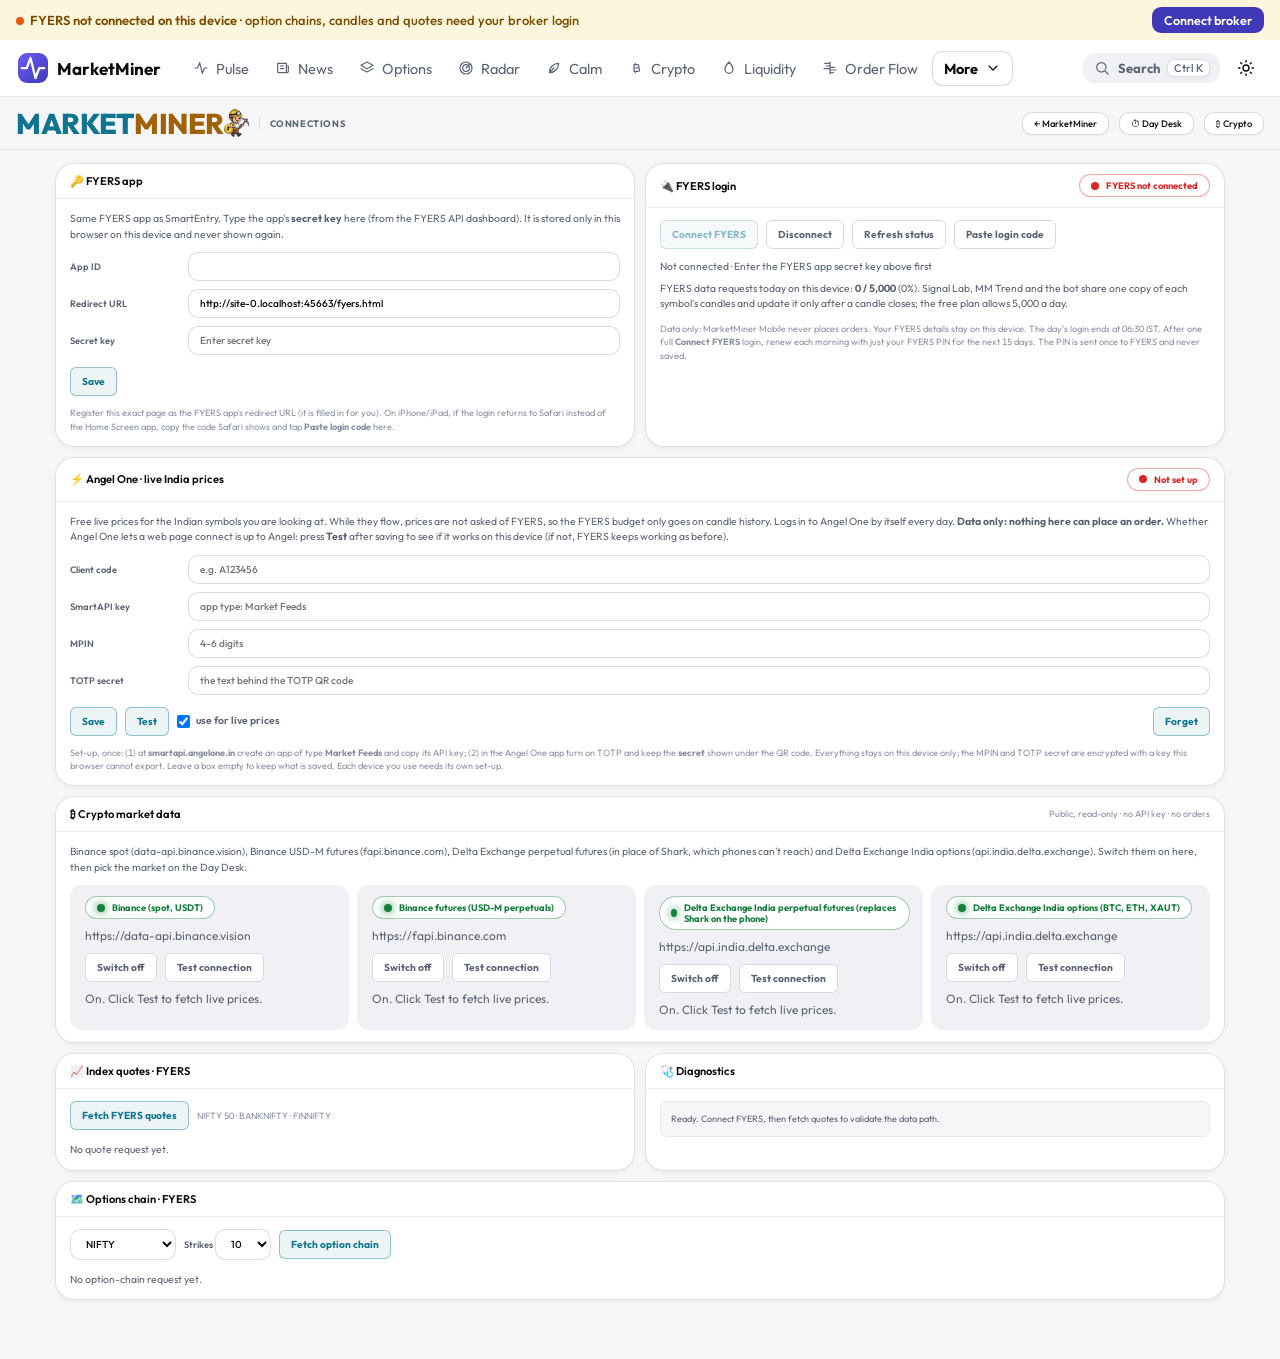
<file: fyers.html>
<!doctype html>
<html lang="en"><head><meta charset="utf-8">
<script src="js/engine.js?v=2026.11.10b"></script>
<script src="js/mmshell.js?v=2026.11.12"></script>
<script src="js/angel.js?v=2026.11.10b"></script><meta name="viewport" content="width=device-width,initial-scale=1,viewport-fit=cover">
<meta name="theme-color" content="#06080f"><title>MarketMiner · Connections</title>
<link rel="manifest" href="manifest.webmanifest"><link rel="apple-touch-icon" href="icons/apple-touch-icon.png">
<link href="https://fonts.googleapis.com/css2?family=JetBrains+Mono:wght@400;500;600;700;800&family=Inter:wght@400;500;600;700&display=swap" rel="stylesheet">
<style>
:root{color-scheme:dark;--bg0:#06080f;--bg1:#0d1117;--bg2:#131a27;--bg3:#182030;--bdr:#1b2536;--bdr2:#263450;--t1:#e2e8f0;--t2:#8b9ab5;--t3:#5b6b85;--g:#00e676;--gb:rgba(0,230,118,.08);--r:#ff5252;--rb:rgba(255,82,82,.08);--a:#ffab00;--cy:#18ffff;--gd:#FFD700;--mono:'JetBrains Mono',ui-monospace,monospace}
*{box-sizing:border-box;margin:0;padding:0}html{font-size:13px}
body{font-family:Inter,system-ui,sans-serif;background:var(--bg0);color:var(--t1);min-height:100vh;overflow-x:hidden}
.header{position:sticky;top:0;z-index:50;background:rgba(6,8,15,.92);backdrop-filter:blur(16px);border-bottom:1px solid var(--bdr);padding:8px 16px;display:flex;justify-content:space-between;align-items:center;gap:10px;flex-wrap:wrap}
.hl,.hr{display:flex;align-items:center;gap:10px;flex-wrap:wrap}
.logo{font-family:var(--mono);font-weight:800;font-size:2.2rem;letter-spacing:-.5px;display:flex;align-items:center}.logo .m{color:var(--cy)}.logo .s{color:var(--gd)}
.pg{font:700 .72rem var(--mono);color:var(--t2);text-transform:uppercase;letter-spacing:.6px;border-left:1px solid var(--bdr2);padding-left:10px}
.nav{background:var(--bg2);border:1px solid var(--bdr2);color:var(--t2);padding:5px 11px;border-radius:6px;font:600 .72rem var(--mono);text-decoration:none;white-space:nowrap}
.nav:hover{border-color:var(--cy);color:var(--cy)}
.wrap{max-width:1200px;margin:0 auto;padding:14px 16px 60px;display:grid;grid-template-columns:1fr 1fr;gap:12px;align-items:stretch}
.full{grid-column:1/-1}
.panel{background:var(--bg1);border:1px solid var(--bdr);border-radius:10px;overflow:hidden;min-width:0;display:flex;flex-direction:column}
.cd-h{display:flex;align-items:center;justify-content:space-between;gap:8px;padding:10px 14px;border-bottom:1px solid var(--bdr);flex-wrap:wrap}
.cd-t{font:700 .78rem var(--mono);text-transform:uppercase;letter-spacing:.4px}
.cd-b{padding:12px 14px;flex:1}
.muted{color:var(--t2);font-size:.8rem;line-height:1.5}.fine{font-size:.7rem;color:var(--t3);line-height:1.5}
.status{display:inline-flex;align-items:center;gap:7px;padding:5px 11px;border-radius:99px;background:var(--bg2);border:1px solid var(--bdr2);font:700 .72rem var(--mono);color:var(--t2)}
.dot{width:8px;height:8px;border-radius:50%;background:var(--t3)}.ok{border-color:rgba(0,230,118,.4);color:var(--g)}.ok .dot{background:var(--g);box-shadow:0 0 8px var(--g)}
.bad{border-color:rgba(255,82,82,.4);color:var(--r)}.bad .dot{background:var(--r)}
button,select,input{background:var(--bg2);color:var(--t1);border:1px solid var(--bdr2);border-radius:6px;padding:7px 11px;font:500 .78rem var(--mono)}
input:focus,select:focus{outline:none;border-color:var(--cy)}
button{cursor:pointer;background:rgba(24,255,255,.08);border-color:rgba(24,255,255,.4);color:var(--cy);font-weight:700}
button:hover{background:rgba(24,255,255,.16)}button.secondary{background:var(--bg2);border-color:var(--bdr2);color:var(--t2)}button.secondary:hover{border-color:var(--cy);color:var(--cy)}
button:disabled{opacity:.5;cursor:wait}
label{font:600 .72rem var(--mono);color:var(--t2)}
.row{display:flex;gap:8px;flex-wrap:wrap;align-items:center}.row+.row{margin-top:8px}
.cards{display:grid;grid-template-columns:repeat(auto-fit,minmax(200px,1fr));gap:8px}
.quote{background:var(--bg2);border:1px solid var(--bdr);border-radius:9px;padding:10px 12px;border-left:3px solid var(--bdr2);font-size:.78rem}
.quote b{display:block;font:800 1.12rem var(--mono);margin:4px 0}
.tablewrap{overflow:auto;max-height:520px}
table{border-collapse:collapse;width:100%;min-width:620px;font-size:.74rem}
th{padding:6px 8px;font:700 .6rem var(--mono);color:var(--t3);text-transform:uppercase;letter-spacing:.4px;border-bottom:1px solid var(--bdr);text-align:right;white-space:nowrap;position:sticky;top:0;background:var(--bg1)}
td{padding:6px 8px;border-bottom:1px solid rgba(27,37,54,.6);font-family:var(--mono);text-align:right;white-space:nowrap}
td:first-child,th:first-child{text-align:left}
.good{color:var(--g)}.badtext{color:var(--r)}
pre{white-space:pre-wrap;overflow-wrap:anywhere;color:var(--t2);font:.7rem/1.5 var(--mono);max-height:260px;overflow:auto;background:var(--bg0);border:1px solid var(--bdr);border-radius:7px;padding:10px}
.lbl{min-width:110px}
.renew{margin-top:12px;padding:10px 12px;border:1px solid rgba(255,215,0,.3);border-radius:8px;background:rgba(255,215,0,.04)}
@media(max-width:900px){.wrap{grid-template-columns:1fr}.logo{font-size:1.8rem}}
@media(max-width:600px){.wrap{padding:10px}.cd-b{padding:10px}.header{padding:6px 10px}}
</style></head><body>
<header class="header"><div class="hl"><div class="logo"><span class="m">MARKET</span><span class="s">MINER</span><svg xmlns="http://www.w3.org/2000/svg" xmlns:xlink="http://www.w3.org/1999/xlink" width="25" height="28" xml:space="preserve" version="1.1" viewBox="0 0 25 28">
  <image width="25" height="28" xlink:href="[data-uri]"/>
</svg>
</div><span class="pg">Connections</span></div>
<div class="hr"><a class="nav" href="index.html">← MarketMiner</a><a class="nav" href="desk.html" style="color:var(--gd);border-color:rgba(255,215,0,.35)">⏱ Day Desk</a><a class="nav" href="crypto.html" style="color:#f7931a;border-color:rgba(247,147,26,.4)">₿ Crypto</a></div></header>
<main class="wrap">
<section class="panel" id="appPanel"><div class="cd-h"><span class="cd-t">🔑 FYERS app</span></div><div class="cd-b">
<p class="muted" style="margin-bottom:10px">Same FYERS app as SmartEntry. Type the app's <b>secret key</b> here (from the FYERS API dashboard). It is stored only in this browser on this device and never shown again.</p>
<div class="row"><label class="lbl" for="appId">App ID</label><input id="appId" style="flex:1;min-width:200px" autocomplete="off"></div>
<div class="row"><label class="lbl" for="appRedirect">Redirect URL</label><input id="appRedirect" style="flex:1;min-width:200px" autocomplete="off"></div>
<div class="row"><label class="lbl" for="appSecret">Secret key</label><input id="appSecret" type="password" style="flex:1;min-width:200px" autocomplete="new-password" placeholder="Enter secret key"></div>
<div class="row" style="margin-top:12px"><button id="saveApp">Save</button><span id="appMsg" class="muted"></span></div>
<p class="fine" style="margin-top:10px">Register this exact page as the FYERS app's redirect URL (it is filled in for you). On iPhone/iPad, if the login returns to Safari instead of the Home Screen app, copy the code Safari shows and tap <b>Paste login code</b> here.</p></div></section>
<section class="panel"><div class="cd-h"><span class="cd-t">🔌 FYERS login</span><span id="status" class="status"><i class="dot"></i><span>Checking FYERS…</span></span></div><div class="cd-b">
<div class="row"><button id="connect">Connect FYERS</button><button id="disconnect" class="secondary">Disconnect</button><button id="refreshStatus" class="secondary">Refresh status</button><button id="pasteCode" class="secondary">Paste login code</button></div>
<p id="statusMsg" class="muted" style="margin-top:10px">Configure the separate MarketMiner data-only FYERS app in your .env file first.</p>
<div id="renewBox" class="renew" style="display:none">
  <div class="cd-t" style="font-size:.66rem;color:var(--gd)">⚡ Quick renew with PIN</div>
  <form class="row" id="renewForm" autocomplete="off" style="margin-top:8px"><label class="lbl" for="pin">FYERS PIN</label><input id="pin" type="password" inputmode="numeric" pattern="[0-9]*" maxlength="6" autocomplete="off" placeholder="••••" style="width:110px;letter-spacing:4px;text-align:center"><button id="renewBtn" type="submit">Renew today's login</button></form>
  <div id="renewMsg" class="fine" style="margin-top:6px"></div>
</div>
<p class="fine" style="margin-top:10px">Data only: MarketMiner Mobile never places orders. Your FYERS details stay on this device. The day's login ends at 06:30 IST. After one full <b>Connect FYERS</b> login, renew each morning with just your FYERS PIN for the next 15 days. The PIN is sent once to FYERS and never saved.</p></div></section>
<section class="panel full" id="angelPanel"><div class="cd-h"><span class="cd-t">⚡ Angel One · live India prices</span><span id="angelStatus" class="status"><i class="dot"></i><span>Checking…</span></span></div><div class="cd-b">
<p class="muted" style="margin-bottom:10px">Free live prices for the Indian symbols you are looking at. While they flow, prices are not asked of FYERS, so the FYERS budget only goes on candle history. Logs in to Angel One by itself every day. <b>Data only: nothing here can place an order.</b> Whether Angel One lets a web page connect is up to Angel: press <b>Test</b> after saving to see if it works on this device (if not, FYERS keeps working as before).</p>
<div class="row"><label class="lbl" for="agClient">Client code</label><input id="agClient" style="flex:1;min-width:140px" autocomplete="off" autocapitalize="characters" placeholder="e.g. A123456"></div>
<div class="row"><label class="lbl" for="agKey">SmartAPI key</label><input id="agKey" style="flex:1;min-width:180px" autocomplete="off" autocapitalize="off" placeholder="app type: Market Feeds"></div>
<div class="row"><label class="lbl" for="agMpin">MPIN</label><input id="agMpin" type="password" inputmode="numeric" style="flex:1;min-width:110px" autocomplete="new-password" placeholder="4-6 digits"></div>
<div class="row"><label class="lbl" for="agTotp">TOTP secret</label><input id="agTotp" type="password" style="flex:1;min-width:180px" autocomplete="new-password" autocapitalize="characters" placeholder="the text behind the TOTP QR code"></div>
<div class="row" style="margin-top:12px;flex-wrap:wrap"><button id="agSave">Save</button><button id="agTest">Test</button><label class="muted" style="display:inline-flex;gap:6px;align-items:center"><input type="checkbox" id="agOn" checked> use for live prices</label><button id="agForget" style="margin-left:auto">Forget</button></div>
<div id="agMsg" class="muted" style="margin-top:8px;white-space:pre-wrap"></div>
<p class="fine" style="margin-top:10px">Set-up, once: (1) at <b>smartapi.angelone.in</b> create an app of type <b>Market Feeds</b> and copy its API key; (2) in the Angel One app turn on TOTP and keep the <b>secret</b> shown under the QR code. Everything stays on this device only; the MPIN and TOTP secret are encrypted with a key this browser cannot export. Leave a box empty to keep what is saved. Each device you use needs its own set-up.</p></div></section>
<section class="panel full" id="cryptoPanel"><div class="cd-h"><span class="cd-t">₿ Crypto market data</span><span class="fine">Public, read-only · no API key · no orders</span></div><div class="cd-b">
<p class="muted" style="margin-bottom:10px">Binance spot (data-api.binance.vision), Binance USD-M futures (fapi.binance.com), Delta Exchange perpetual futures (in place of Shark, which phones can't reach) and Delta Exchange India options (api.india.delta.exchange). Switch them on here, then pick the market on the Day Desk.</p>
<div class="cards" id="cryptoCards"></div></div></section>
<section class="panel"><div class="cd-h"><span class="cd-t">📈 Index quotes · FYERS</span></div><div class="cd-b"><div class="row"><button id="loadQuotes">Fetch FYERS quotes</button><span class="fine">NIFTY 50 · BANKNIFTY · FINNIFTY</span></div><div id="quotes" class="cards" style="margin-top:12px"><div class="muted">No quote request yet.</div></div></div></section>
<section class="panel"><div class="cd-h"><span class="cd-t">🩺 Diagnostics</span></div><div class="cd-b"><pre id="log">Ready. Connect FYERS, then fetch quotes to validate the data path.</pre></div></section>
<section class="panel full"><div class="cd-h"><span class="cd-t">🗺️ Options chain · FYERS</span></div><div class="cd-b"><div class="row"><select id="underlying"><option value="NSE:NIFTY50-INDEX">NIFTY</option><option value="NSE:NIFTYBANK-INDEX">BANKNIFTY</option><option value="NSE:FINNIFTY-INDEX">FINNIFTY</option><option value="NSE:MIDCPNIFTY-INDEX">MIDCPNIFTY</option><option value="BSE:SENSEX-INDEX">SENSEX</option><option value="BSE:BANKEX-INDEX">BANKEX</option></select><label>Strikes <select id="strikes"><option>5</option><option selected>10</option><option>15</option><option>20</option></select></label><button id="loadChain">Fetch option chain</button></div><div id="chain" class="tablewrap muted" style="margin-top:12px">No option-chain request yet.</div></div></section>
</main><script>
const $=id=>document.getElementById(id);function log(x){$('log').textContent=typeof x==='string'?x:JSON.stringify(x,null,2)}async function api(url,opts={}){const r=await fetch(url,opts);let j;try{j=await r.json()}catch{j={detail:await r.text()}}if(!r.ok){const d=j.detail;throw new Error(Array.isArray(d)?d.map(x=>x.msg||'').join('; '):(d||j.message||('HTTP '+r.status)))}return j}
async function status(){try{const s=await api('/api/fyers/status');$('status').className='status '+(s.connected?'ok':'bad');$('status').lastElementChild.textContent=s.connected?'FYERS connected':'FYERS not connected';$('statusMsg').textContent=s.message+(s.configured?'':' · Enter the FYERS app secret key above first');$('connect').disabled=!s.configured;renewUI(s);return s}catch(e){$('statusMsg').textContent=e.message;log(e.message)}}
$('connect').onclick=()=>{try{location.href=MM.FY.loginUrl()}catch(e){$('statusMsg').textContent=e.message}};$('refreshStatus').onclick=status;$('disconnect').onclick=async()=>{try{await api('/api/fyers/disconnect',{method:'POST'});await status();log('FYERS token removed from this MarketMiner installation.')}catch(e){log(e.message)}};
$('loadQuotes').onclick=async()=>{try{$('loadQuotes').disabled=true;const j=await api('/api/fyers/quotes?symbols='+encodeURIComponent('NSE:NIFTY50-INDEX,NSE:NIFTYBANK-INDEX,NSE:FINNIFTY-INDEX'));const rows=j.data.d||[];$('quotes').innerHTML=rows.map(x=>{const v=x.v||{};const cls=(v.ch||0)>=0?'good':'badtext';return `<div class="quote"><span class="muted">${esc(x.n||'')}</span><b>${fmt(v.lp)}</b><span class="${cls}">${fmt(v.ch)} (${fmt(v.chp)}%)</span><div class="muted">O ${fmt(v.open_price)} · H ${fmt(v.high_price)} · L ${fmt(v.low_price)}</div><div class="muted">Vol ${fmt(v.volume)}</div></div>`}).join('')||'<div>No symbol data returned. Check exact FYERS symbols and permissions.</div>';log({provider:j.provider,received_at:j.received_at,items:rows.length,raw:j.data})}catch(e){log('Quote request failed: '+e.message)}finally{$('loadQuotes').disabled=false}};
$('loadChain').onclick=async()=>{try{$('loadChain').disabled=true;const sym=$('underlying').value,n=$('strikes').value;const j=await api('/api/fyers/option-chain?symbol='+encodeURIComponent(sym)+'&strikecount='+n+'&greeks=1');const d=j.data.data||{},arr=d.optionsChain||[];const rows=arr.filter(x=>x.option_type).sort((a,b)=>a.strike_price-b.strike_price);$('chain').innerHTML=`<div class="muted">${esc(sym)} · Call OI ${fmt(d.callOi)} · Put OI ${fmt(d.putOi)} · India VIX ${fmt((d.indiavixData||{}).ltp)}</div><table><thead><tr><th>Symbol</th><th>Type</th><th>Strike</th><th>LTP</th><th>Chg %</th><th>OI</th><th>OI Chg</th><th>IV</th></tr></thead><tbody>${rows.map(x=>`<tr><td>${esc(x.symbol||'')}</td><td>${esc(x.option_type||'')}</td><td>${fmt(x.strike_price)}</td><td>${fmt(x.ltp)}</td><td>${fmt(x.ltpchp)}</td><td>${fmt(x.oi)}</td><td>${fmt(x.oich)}</td><td>${fmt((x.greeks||{}).iv)}</td></tr>`).join('')}</tbody></table>`;log({provider:j.provider,received_at:j.received_at,underlying:sym,expiryData:d.expiryData,chainRows:rows.length,raw:j.data})}catch(e){log('Option-chain request failed: '+e.message)}finally{$('loadChain').disabled=false}};
function fmt(v){return v===undefined||v===null?'—':Number.isFinite(Number(v))?Number(v).toLocaleString('en-IN',{maximumFractionDigits:2}):String(v)}function esc(s){return String(s).replace(/[&<>"']/g,c=>({'&':'&amp;','<':'&lt;','>':'&gt;','"':'&quot;',"'":'&#39;'}[c]))}async function loadApp(){try{const a=await api('/api/fyers/app');$('appId').value=a.app_id||'';$('appRedirect').value=a.redirect_uri||'';
$('appSecret').placeholder=a.has_secret?'Saved — leave blank to keep':'Enter secret key';
['appId','appRedirect','appSecret','saveApp'].forEach(i=>$(i).disabled=!a.editable);if(!a.editable)$('appMsg').textContent='Set in .env (edit there)';}catch(e){$('appMsg').textContent=e.message}}
$('saveApp').onclick=async()=>{try{$('saveApp').disabled=true;await api('/api/fyers/app',{method:'POST',headers:{'Content-Type':'application/json'},body:JSON.stringify({app_id:$('appId').value.trim(),redirect_uri:$('appRedirect').value.trim(),secret:$('appSecret').value.trim()||null})});
$('appSecret').value='';$('appMsg').textContent='Saved. Now click Connect FYERS.';$('appMsg').className='good';await loadApp();await status();}catch(e){$('appMsg').textContent=e.message;$('appMsg').className='badtext'}finally{$('saveApp').disabled=false}};

function usageUI(s){const r=s&&s.rate;if(!r||r.today==null)return;let el=document.getElementById('usageMsg');if(!el){el=document.createElement('p');el.id='usageMsg';el.className='muted';el.style.marginTop='6px';$('statusMsg').after(el);}
 const pct=Math.round(100*r.today/(r.per_day_cap||5000));
 el.innerHTML=`FYERS data requests today on this device: <b>${Number(r.today).toLocaleString('en-IN')} / ${Number(r.per_day_cap||5000).toLocaleString('en-IN')}</b> (${pct}%). Signal Lab, MM Trend and the bot share one copy of each symbol's candles and update it only after a candle closes; the free plan allows 5,000 a day.`;}
function renewUI(s){usageUI(s);const b=$('renewBox');if(!s||!s.can_renew){b.style.display='none';if(s&&s.renew_expired&&!s.connected)$('statusMsg').textContent+=' · The 15-day PIN renewal has run out: use Connect FYERS once.';return;}
 b.style.display='';const until=new Date(s.renew_until).toLocaleDateString('en-IN',{day:'numeric',month:'short',timeZone:'Asia/Kolkata'});
 $('renewMsg').innerHTML=(s.connected?'Already connected for today. ':'<span class="badtext">Today\'s login has expired.</span> ')+`PIN renewal works until <b>${until}</b> (${s.renew_days_left} days left); after that, use Connect FYERS once.`;
 if(!s.connected)setTimeout(()=>$('pin').focus(),50);}
$('renewForm').onsubmit=async e=>{e.preventDefault();const pin=$('pin').value.trim();if(!/^[0-9]{4,6}$/.test(pin)){$('renewMsg').innerHTML='<span class="badtext">Enter your FYERS PIN (digits only).</span>';return;}
 $('renewBtn').disabled=true;try{const r=await api('/api/fyers/renew',{method:'POST',headers:{'Content-Type':'application/json'},body:JSON.stringify({pin})});
  $('pin').value='';await status();$('renewMsg').innerHTML='<span class="good">'+esc(r.message)+'</span>';log('FYERS renewed with PIN (the PIN is not stored).');}
 catch(e){$('pin').value='';$('renewMsg').innerHTML='<span class="badtext">'+esc(e.message)+'</span>';}finally{$('renewBtn').disabled=false}};

// ---- phone build: finish the FYERS login that comes back to this page
(async()=>{const r=await MM.FY.completeFromUrl();if(!r)return;
 if(r.handoff){document.querySelector('main').insertAdjacentHTML('afterbegin',`<section class="panel full"><div class="cd-h"><span class="cd-t">📋 Finish the FYERS login in the app</span></div><div class="cd-b"><p class="muted">The FYERS login came back to Safari, which can't see the settings saved in the Home Screen app. Copy this one-time code, open MarketMiner from your Home Screen, go to Connections and tap <b>Paste login code</b> (within 10 minutes).</p><textarea id="hcode" readonly style="width:100%;height:70px;margin-top:8px;background:var(--bg2);color:var(--t1);border:1px solid var(--bdr2);border-radius:6px;font:12px var(--mono);padding:8px">${r.handoff}</textarea><div class="row" style="margin-top:8px"><button id="hcopy">Copy login code</button><span id="hmsg" class="fine"></span></div></div></section>`);
  $('hcopy').onclick=async()=>{try{await navigator.clipboard.writeText(r.handoff);$('hmsg').textContent='Copied. Now open MarketMiner from your Home Screen.';}catch(e){$('hcode').select();$('hmsg').textContent='Select the code and copy it.';}};return;}
 if(r.ok){log('FYERS login completed on this device.');}else{log('FYERS login failed: '+r.reason);}
 await status();})();
$('pasteCode').onclick=async()=>{let x=null;try{x=await navigator.clipboard.readText()}catch(e){}if(!x||x.indexOf('.')<0)x=prompt('Paste the FYERS login code you copied in Safari');if(!x)return;
 try{await MM.FY.finishWithCode(x);log('FYERS login completed on this device.');await status();}catch(e){$('statusMsg').textContent=e.message;}};
loadApp();status();
const CRY={BINANCE:'Binance (spot, USDT)',BINANCEF:'Binance futures (USD-M perpetuals)',DELTAF:'Delta Exchange India perpetual futures (replaces Shark on the phone)',DELTA:'Delta Exchange India options (BTC, ETH, XAUT)'};
async function loadCrypto(){try{const st=await api('/api/markets/status');
 $('cryptoCards').innerHTML=Object.keys(CRY).map(m=>{const f=st[m];return `<div class="quote" id="c_${m}"><span class="status ${f.enabled?(f.last_error?'bad':'ok'):''}"><i class="dot"></i><span>${CRY[m]}</span></span>
 <div class="muted" style="margin:8px 0;font-size:12px">${esc(f.url)}</div><div class="row"><button onclick="toggleFeed('${m}',${!f.enabled})" class="${f.enabled?'secondary':''}">${f.enabled?'Switch off':'Switch on'}</button><button class="secondary" onclick="testFeed('${m}')" ${f.enabled?'':'disabled'}>Test connection</button></div>
 <div class="muted" id="t_${m}" style="margin-top:8px;font-size:12px">${f.enabled?(f.last_error?esc(f.last_error):'On. Click Test to fetch live prices.'):'Off'}</div></div>`}).join('')}catch(e){$('cryptoCards').textContent=e.message}}
async function toggleFeed(m,on){try{await api('/api/markets/'+m+'/enable',{method:'POST',headers:{'Content-Type':'application/json'},body:JSON.stringify({enabled:on})});await loadCrypto();if(on)testFeed(m)}catch(e){log(e.message)}}
async function testFeed(m){const t=$('t_'+m);t.textContent='Testing…';try{const r=await api('/api/markets/'+m+'/test');
 t.innerHTML=`<span class="good">Connected · ${r.ping.ms} ms · ${r.instruments} instruments</span><br>`+r.sample.map(x=>`${esc(x.pair)} <b style="display:inline;font-size:13px">${fmt(x.price)}</b> ${esc(x.quote||'')}`).join(' · ');
 $('c_'+m).querySelector('.status').className='status ok';log({market:m,ping:r.ping,instruments:r.instruments,sample:r.sample})}catch(e){t.innerHTML='<span class="badtext">'+esc(e.message)+'</span>';$('c_'+m).querySelector('.status').className='status bad'}}
loadCrypto();

if(location.search.includes('connected=1'))log('FYERS login completed. You can open the Day Desk now.');

// ---- Angel One (live India prices, this device)
function angelUI(){const G=window.MM&&MM.angel;if(!G){$('angelStatus').lastElementChild.textContent='not available';return}
  const c=G.publicCfg(),st=G.status();if(c.client_code&&!$('agClient').value)$('agClient').value=c.client_code;
  $('agKey').placeholder=c.api_key_hint?('saved: '+c.api_key_hint):'app type: Market Feeds';$('agMpin').placeholder=c.mpin_set?'saved (leave empty to keep)':'4-6 digits';
  $('agTotp').placeholder=c.totp_set?'saved (leave empty to keep)':'the text behind the TOTP QR code';$('agOn').checked=c.enabled;
  const el=$('angelStatus');el.className='status '+(st.active?'ok':c.configured?'':'bad');
  el.lastElementChild.textContent=st.active?`Live · ${st.subscribed} symbols · last tick ${st.last_tick_age_s}s ago`:c.configured?(st.state==='off'?'Ready · starts when Indian prices are on screen':st.state):'Not set up'}
$('agSave').onclick=async()=>{$('agMsg').textContent='Saving…';try{await MM.angel.saveCfg({client_code:$('agClient').value,api_key:$('agKey').value,mpin:$('agMpin').value,totp_secret:$('agTotp').value,enabled:$('agOn').checked});
  $('agMpin').value=$('agTotp').value=$('agKey').value='';$('agMsg').textContent='Saved on this device. Press Test to check it.';angelUI()}catch(e){$('agMsg').textContent='Not saved: '+e.message}};
$('agOn').onchange=()=>$('agSave').onclick();
$('agTest').onclick=async()=>{$('agMsg').textContent='Logging in to Angel One…';const r=await MM.angel.test();
  $('agMsg').textContent=(r.ok?'✓ ':'✗ ')+[r.login&&('login '+r.login),r.master&&('instrument list '+r.master),r.nifty_token&&('NIFTY 50 token '+r.nifty_token[1]),r.stream&&('live stream '+r.stream),r.error].filter(Boolean).join('\n');angelUI()};
$('agForget').onclick=()=>{if(!confirm('Remove the Angel One settings from this device?'))return;MM.angel.forget();$('agClient').value='';$('agMsg').textContent='Removed.';angelUI()};
angelUI();setInterval(angelUI,5000);
</script></body></html>
</file>
